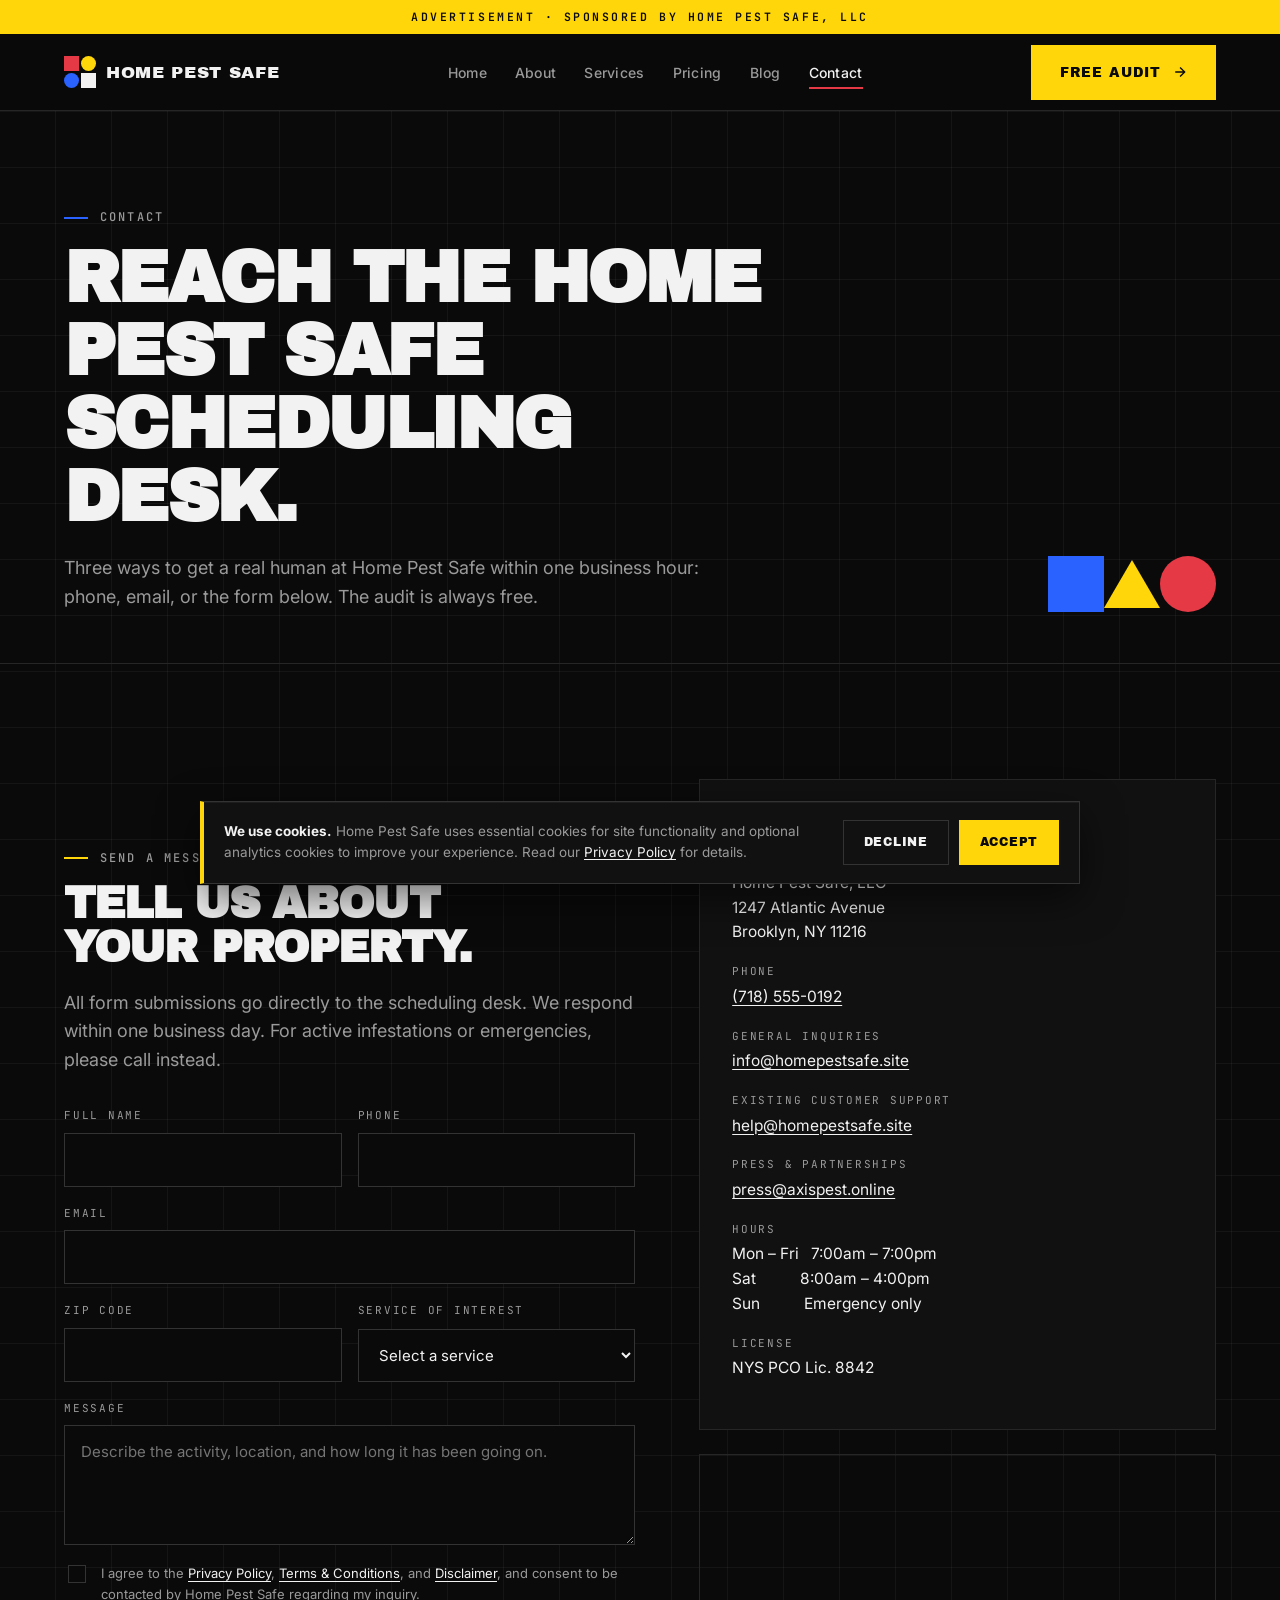
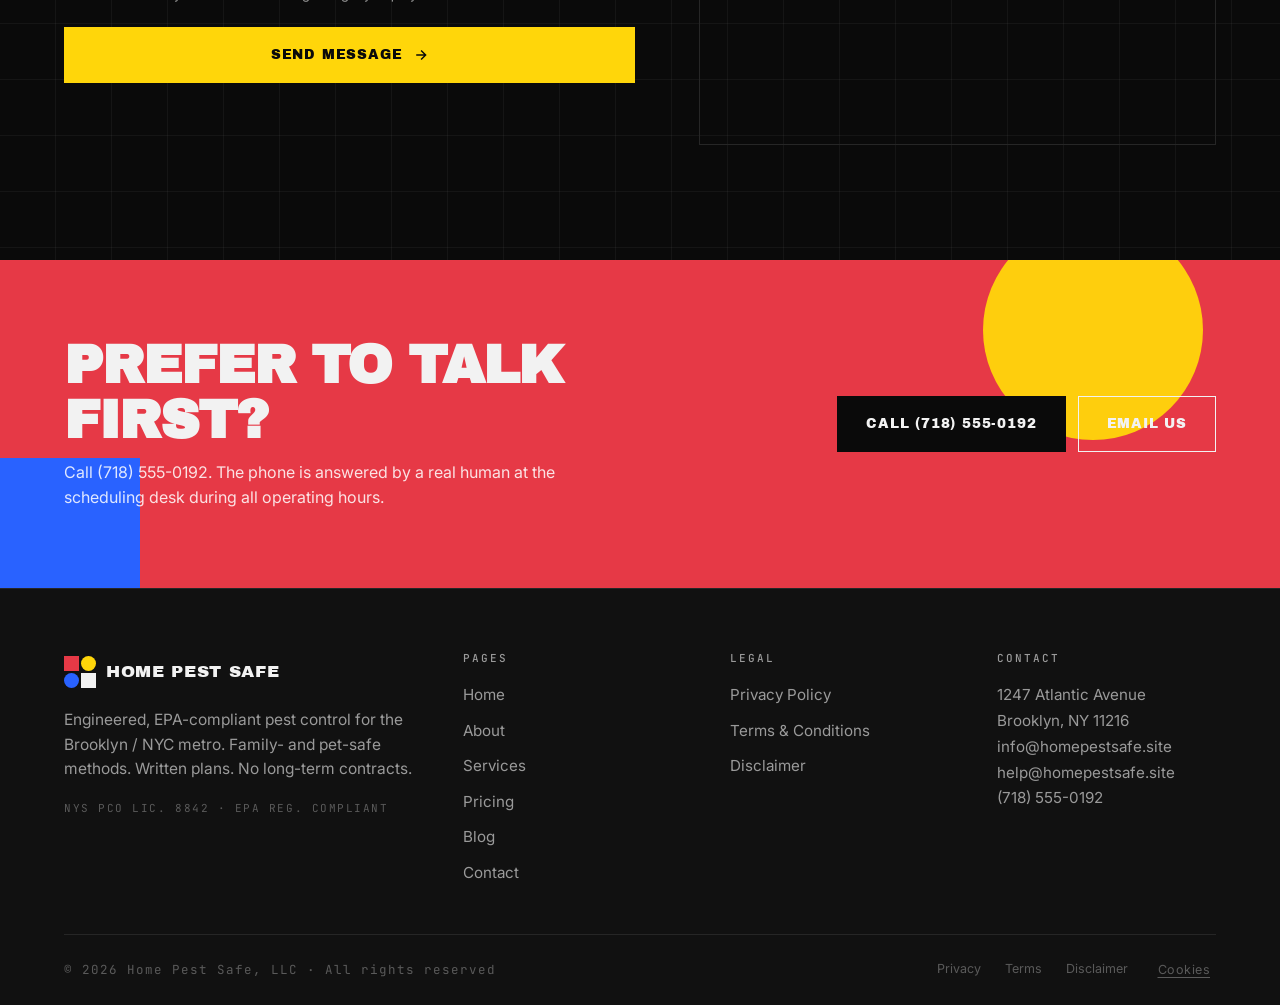
<file: contact.html>
<!doctype html>
<html lang="en">
<head>
  <meta charset="utf-8">
  <meta name="viewport" content="width=device-width, initial-scale=1, viewport-fit=cover">
  <title>Contact Home Pest Safe — Brooklyn, NY</title>
  <meta name="description" content="Reach Home Pest Safe at info@homepestsafe.site or (718) 555-0192. Office: 1247 Atlantic Avenue, Brooklyn, NY 11216. Free perimeter audits across the NYC metro.">
  <meta name="theme-color" content="#0a0a0a">
  <link rel="preconnect" href="https://fonts.googleapis.com">
  <link rel="preconnect" href="https://fonts.gstatic.com" crossorigin>
  <link href="https://fonts.googleapis.com/css2?family=Archivo+Black&family=Archivo:wght@400;500;600;700;800;900&family=Inter:wght@400;500;600;700&family=JetBrains+Mono:wght@400;500;600;700&display=swap" rel="stylesheet">
  <link rel="stylesheet" href="assets/css/styles.css">
  <link rel="icon" href="data:image/svg+xml,%3Csvg xmlns='http://www.w3.org/2000/svg' viewBox='0 0 32 32'%3E%3Crect width='15' height='15' fill='%23e63946'/%3E%3Crect x='17' width='15' height='15' fill='%23ffd60a' rx='7.5'/%3E%3Crect y='17' width='15' height='15' fill='%232962ff' rx='7.5'/%3E%3Crect x='17' y='17' width='15' height='15' fill='%23f2f2f2'/%3E%3C/svg%3E">
  <script>document.documentElement.classList.add('js')</script>
</head>
<body>
  <a href="#main" class="skip">Skip to main content</a>
  <div class="sponsored" role="note" aria-label="Sponsored content disclosure">Advertisement &middot; Sponsored by Home Pest Safe, LLC</div>

  <header class="site-header">
    <div class="container">
      <nav class="nav" aria-label="Primary">
        <a class="brand" href="index.html"><span class="brand__mark" aria-hidden="true"><span></span><span></span><span></span><span></span></span>Home Pest Safe</a>
        <ul class="nav__links" data-nav-links id="primary-menu">
          <li><a href="index.html">Home</a></li>
          <li><a href="about.html">About</a></li>
          <li><a href="services.html">Services</a></li>
          <li><a href="pricing.html">Pricing</a></li>
          <li><a href="blog.html">Blog</a></li>
          <li><a href="contact.html" aria-current="page">Contact</a></li>
        </ul>
        <div class="nav__cta">
          <a href="#" class="btn btn--primary" data-modal-open>Free Audit
            <svg class="arrow" viewBox="0 0 24 24" fill="none" stroke="currentColor" stroke-width="2.4"><path d="M5 12h14M13 5l7 7-7 7" stroke-linecap="square"/></svg>
          </a>
          <button class="nav__toggle" data-nav-toggle aria-controls="primary-menu" aria-expanded="false" aria-label="Open menu"><span></span></button>
        </div>
      </nav>
    </div>
  </header>

  <main id="main">

    <section class="page-head">
      <div class="container">
        <div class="page-head__inner">
          <div data-reveal>
            <span class="eyebrow is-blue">Contact</span>
            <h1>Reach the Home Pest Safe<br>scheduling desk.</h1>
            <p class="lead" style="margin-top:20px">Three ways to get a real human at Home Pest Safe within one business hour: phone, email, or the form below. The audit is always free.</p>
          </div>
          <div class="page-head__deco" aria-hidden="true">
            <span class="s-blue"></span>
            <span class="s-yellow"></span>
            <span class="s-red"></span>
          </div>
        </div>
      </div>
    </section>

    <section class="section">
      <div class="container">
        <div class="split" data-reveal>
          <!-- Form -->
          <div>
            <span class="eyebrow is-yellow">Send a message</span>
            <h2 style="margin-top:14px">Tell us about<br>your property.</h2>
            <p class="lead" style="margin-top:18px">All form submissions go directly to the scheduling desk. We respond within one business day. For active infestations or emergencies, please call instead.</p>

            <form data-contact-form novalidate style="margin-top:32px">
              <div class="field--row">
                <div class="field"><label for="cf-name">Full name</label><input id="cf-name" type="text" name="name" autocomplete="name" required></div>
                <div class="field"><label for="cf-phone">Phone</label><input id="cf-phone" type="tel" name="phone" autocomplete="tel" required></div>
              </div>
              <div class="field"><label for="cf-email">Email</label><input id="cf-email" type="email" name="email" autocomplete="email" required></div>
              <div class="field--row">
                <div class="field"><label for="cf-zip">ZIP code</label><input id="cf-zip" type="text" name="zip" inputmode="numeric" pattern="[0-9]{5}" autocomplete="postal-code" required></div>
                <div class="field"><label for="cf-service">Service of interest</label>
                  <select id="cf-service" name="service" required>
                    <option value="">Select a service</option>
                    <option>General inquiry</option>
                    <option>Free audit</option>
                    <option>Essential plan</option>
                    <option>Defense plan</option>
                    <option>Total Shield plan</option>
                    <option>Termite inspection</option>
                    <option>Rodent exclusion</option>
                    <option>Mosquito &amp; tick</option>
                    <option>Commercial programs</option>
                    <option>Existing customer support</option>
                  </select>
                </div>
              </div>
              <div class="field"><label for="cf-msg">Message</label><textarea id="cf-msg" name="message" placeholder="Describe the activity, location, and how long it has been going on." required></textarea></div>

              <label class="consent"><input type="checkbox" name="consent" required>
                <span>I agree to the <a href="privacy.html">Privacy Policy</a>, <a href="terms.html">Terms &amp; Conditions</a>, and <a href="disclaimer.html">Disclaimer</a>, and consent to be contacted by Home Pest Safe regarding my inquiry.</span>
              </label>

              <button type="submit" class="btn btn--primary btn--block">Send Message
                <svg class="arrow" viewBox="0 0 24 24" fill="none" stroke="currentColor" stroke-width="2.4"><path d="M5 12h14M13 5l7 7-7 7" stroke-linecap="square"/></svg>
              </button>
              <div class="form-status" role="status" aria-live="polite"></div>
            </form>
          </div>

          <!-- Info side -->
          <div style="display:grid; gap:24px">
            <div class="info-card">
              <h3>Office &amp; mailing address</h3>
              <dl>
                <div>
                  <dt>Address</dt>
                  <dd>
                    Home Pest Safe, LLC<br>
                    1247 Atlantic Avenue<br>
                    Brooklyn, NY 11216
                  </dd>
                </div>
                <div>
                  <dt>Phone</dt>
                  <dd><a href="tel:+17185550192">(718) 555-0192</a></dd>
                </div>
                <div>
                  <dt>General inquiries</dt>
                  <dd><a href="mailto:info@homepestsafe.site">info@homepestsafe.site</a></dd>
                </div>
                <div>
                  <dt>Existing customer support</dt>
                  <dd><a href="mailto:help@homepestsafe.site">help@homepestsafe.site</a></dd>
                </div>
                <div>
                  <dt>Press &amp; partnerships</dt>
                  <dd><a href="mailto:press@axispest.online">press@axispest.online</a></dd>
                </div>
                <div>
                  <dt>Hours</dt>
                  <dd>
                    Mon – Fri &nbsp; 7:00am – 7:00pm<br>
                    Sat &nbsp;&nbsp;&nbsp;&nbsp;&nbsp;&nbsp;&nbsp;&nbsp;&nbsp; 8:00am – 4:00pm<br>
                    Sun &nbsp;&nbsp;&nbsp;&nbsp;&nbsp;&nbsp;&nbsp;&nbsp;&nbsp; Emergency only
                  </dd>
                </div>
                <div>
                  <dt>License</dt>
                  <dd>NYS PCO Lic. 8842</dd>
                </div>
              </dl>
            </div>

            <div class="map" aria-label="Map of Home Pest Safe office">
              <iframe
                title="Home Pest Safe office location map"
                loading="lazy"
                src="https://www.openstreetmap.org/export/embed.html?bbox=-73.96000%2C40.67500%2C-73.93500%2C40.69000&amp;layer=mapnik&amp;marker=40.68250%2C-73.94750"
                allowfullscreen></iframe>
            </div>
          </div>
        </div>
      </div>
    </section>

    <section class="cta-banner" data-reveal>
      <div class="container cta-banner__inner">
        <div>
          <h2>Prefer to talk first?</h2>
          <p>Call (718) 555-0192. The phone is answered by a real human at the scheduling desk during all operating hours.</p>
        </div>
        <div class="cta-banner__actions">
          <a href="tel:+17185550192" class="btn btn--primary">Call (718) 555-0192</a>
          <a href="mailto:info@homepestsafe.site" class="btn btn--ghost">Email Us</a>
        </div>
      </div>
    </section>
  </main>

  <footer class="site-footer">
    <div class="container">
      <div class="footer__grid">
        <div class="footer__brand">
          <a class="brand" href="index.html"><span class="brand__mark" aria-hidden="true"><span></span><span></span><span></span><span></span></span>Home Pest Safe</a>
          <p class="lead">Engineered, EPA-compliant pest control for the Brooklyn / NYC metro. Family- and pet-safe methods. Written plans. No long-term contracts.</p>
          <p class="mono" style="font-size:11px;color:var(--text-dim);letter-spacing:0.14em;text-transform:uppercase;margin-top:18px">NYS PCO Lic. 8842 &middot; EPA Reg. Compliant</p>
        </div>
        <div class="footer__col"><h4>Pages</h4><ul><li><a href="index.html">Home</a></li><li><a href="about.html">About</a></li><li><a href="services.html">Services</a></li><li><a href="pricing.html">Pricing</a></li><li><a href="blog.html">Blog</a></li><li><a href="contact.html">Contact</a></li></ul></div>
        <div class="footer__col"><h4>Legal</h4><ul><li><a href="privacy.html">Privacy Policy</a></li><li><a href="terms.html">Terms &amp; Conditions</a></li><li><a href="disclaimer.html">Disclaimer</a></li> </ul></div>
        <div class="footer__col"><h4>Contact</h4><address>1247 Atlantic Avenue<br>Brooklyn, NY 11216<br><a href="mailto:info@homepestsafe.site">info@homepestsafe.site</a><br><a href="mailto:help@homepestsafe.site">help@homepestsafe.site</a><br><a href="tel:+17185550192">(718) 555-0192</a></address></div>
      </div>
      <div class="footer__bottom">
        <span class="mono">© <span data-year>2026</span> Home Pest Safe, LLC &middot; All rights reserved</span>
        <div class="footer__legal"><a href="privacy.html">Privacy</a><a href="terms.html">Terms</a><a href="disclaimer.html">Disclaimer</a><button type="button" data-cookies-open>Cookies</button></div>
      </div>
    </div>
  </footer>

  <div class="modal" data-modal role="dialog" aria-modal="true" aria-labelledby="modal-title" aria-hidden="true">
    <div class="modal__panel" role="document">
      <span class="modal__shapes" aria-hidden="true"><span></span><span></span><span></span></span>
      <button class="modal__close" type="button" data-modal-close aria-label="Close form"></button>
      <span class="eyebrow is-yellow">Request a free audit</span>
      <h3 id="modal-title">Tell us about the property.</h3>
      <p class="modal__sub">A licensed technician will follow up within one business hour during operating hours.</p>
      <form novalidate>
        <div class="field--row">
          <div class="field"><label for="lf-name">Full name</label><input id="lf-name" type="text" name="name" autocomplete="name" required></div>
          <div class="field"><label for="lf-phone">Phone</label><input id="lf-phone" type="tel" name="phone" autocomplete="tel" required></div>
        </div>
        <div class="field"><label for="lf-email">Email</label><input id="lf-email" type="email" name="email" autocomplete="email" required></div>
        <div class="field"><label for="lf-zip">ZIP code</label><input id="lf-zip" type="text" name="zip" inputmode="numeric" pattern="[0-9]{5}" autocomplete="postal-code" required></div>
        <div class="field"><label for="lf-service">Service of interest</label>
          <select id="lf-service" name="service" required>
            <option value="">Select a service</option>
            <option>Free Audit</option><option>Essential</option><option>Defense</option><option>Total Shield</option>
            <option>Termite Inspection</option><option>Rodent Exclusion</option><option>Mosquito &amp; Tick</option><option>Commercial Programs</option>
          </select>
        </div>
        <div class="field"><label for="lf-msg">Briefly, what are you seeing?</label><textarea id="lf-msg" name="message" placeholder="Describe the activity, location, and how long it has been going on."></textarea></div>
        <label class="consent"><input type="checkbox" name="consent" required>
          <span>I agree to the <a href="privacy.html">Privacy Policy</a> and <a href="terms.html">Terms &amp; Conditions</a>, and consent to be contacted by Home Pest Safe regarding my inquiry.</span>
        </label>
        <button type="submit" class="btn btn--primary btn--block">Submit Request
          <svg class="arrow" viewBox="0 0 24 24" fill="none" stroke="currentColor" stroke-width="2.4"><path d="M5 12h14M13 5l7 7-7 7" stroke-linecap="square"/></svg>
        </button>
        <div class="form-status" role="status" aria-live="polite"></div>
      </form>
    </div>
  </div>

  <div class="cookies" data-cookies role="dialog" aria-label="Cookie preferences">
    <p><strong>We use cookies.</strong> Home Pest Safe uses essential cookies for site functionality and optional analytics cookies to improve your experience. Read our <a href="privacy.html">Privacy Policy</a> for details.</p>
    <div class="cookies__actions">
      <button class="btn btn--ghost" type="button" data-cookies-decline>Decline</button>
      <button class="btn btn--primary" type="button" data-cookies-accept>Accept</button>
    </div>
  </div>

  <script src="assets/data/blog-data.js"></script>
  <script src="assets/js/site.js"></script>
</body>
</html>
</file>
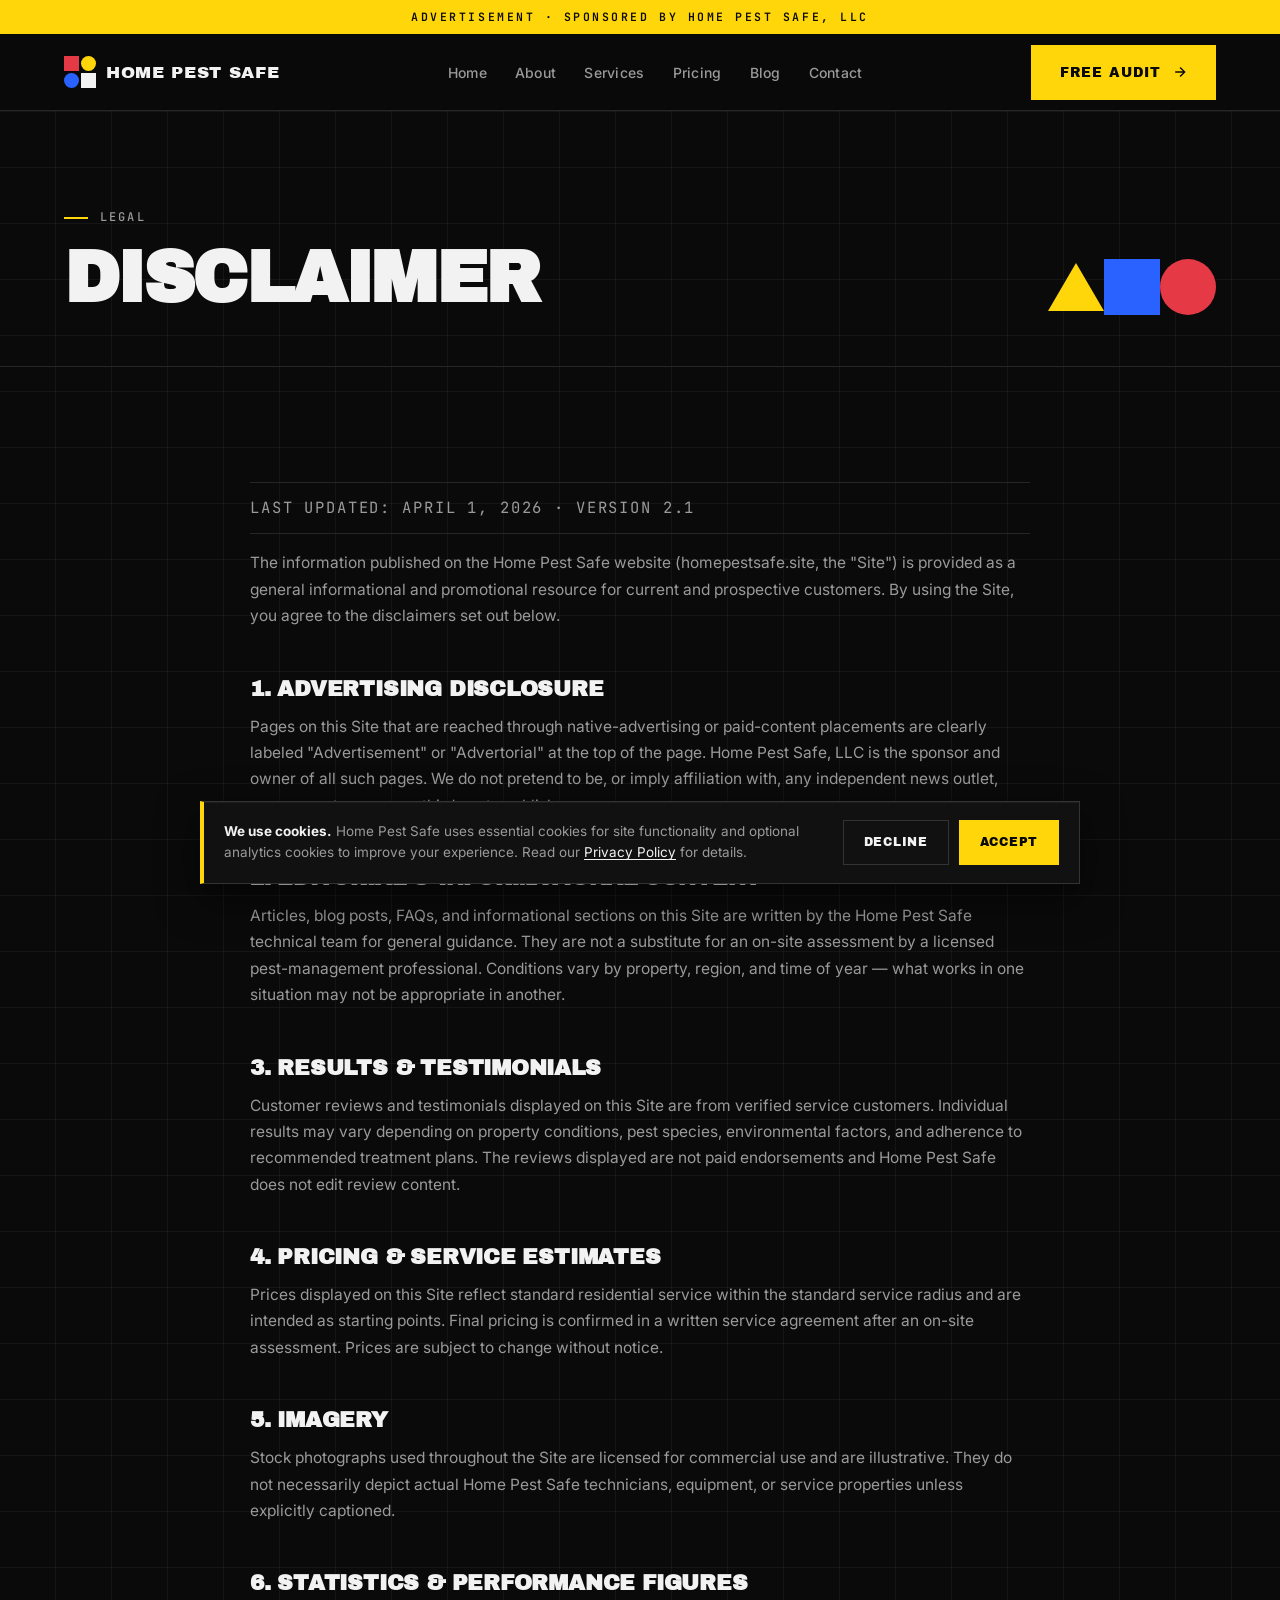
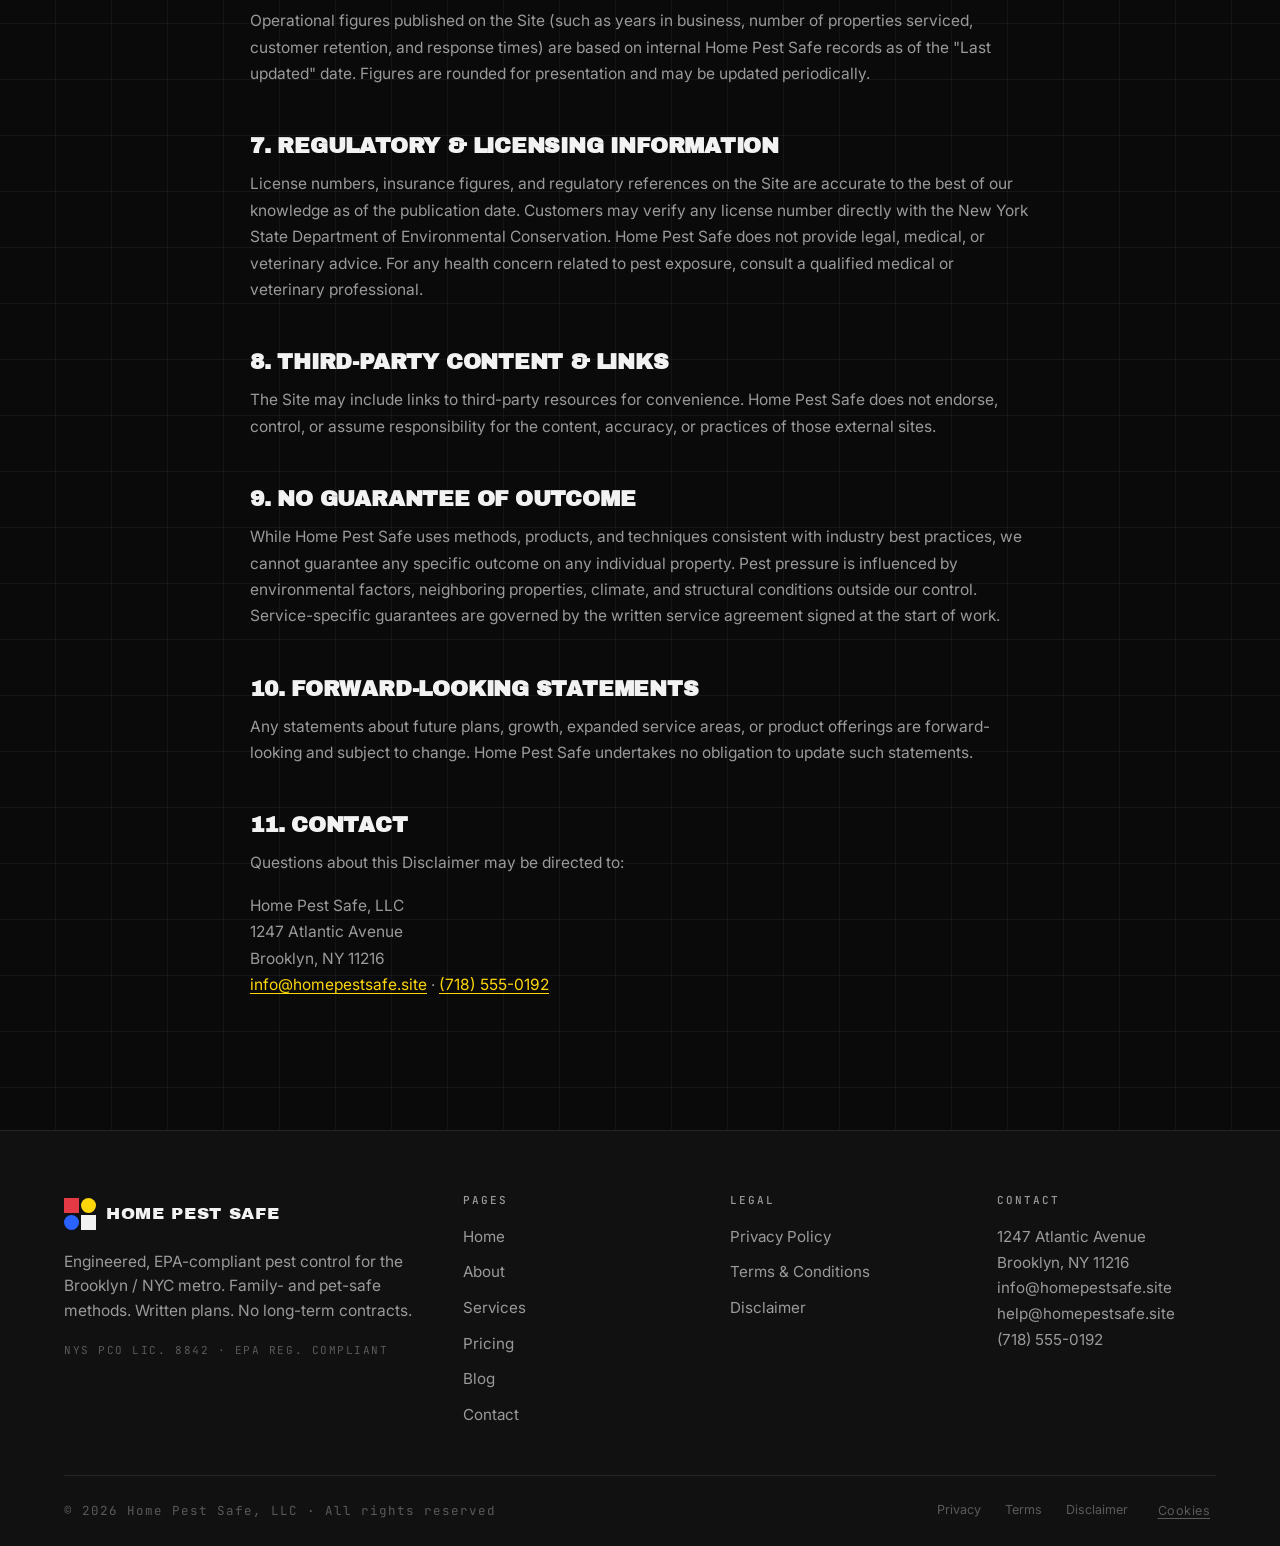
<file: disclaimer.html>
<!doctype html>
<html lang="en">
<head>
  <meta charset="utf-8">
  <meta name="viewport" content="width=device-width, initial-scale=1, viewport-fit=cover">
  <title>Disclaimer — Home Pest Safe</title>
  <meta name="description" content="Editorial, results, and advertising disclaimers for the Home Pest Safe website.">
  <meta name="robots" content="noindex, nofollow">
  <meta name="theme-color" content="#0a0a0a">
  <link rel="preconnect" href="https://fonts.googleapis.com">
  <link rel="preconnect" href="https://fonts.gstatic.com" crossorigin>
  <link href="https://fonts.googleapis.com/css2?family=Archivo+Black&family=Archivo:wght@400;500;600;700;800;900&family=Inter:wght@400;500;600;700&family=JetBrains+Mono:wght@400;500;600;700&display=swap" rel="stylesheet">
  <link rel="stylesheet" href="assets/css/styles.css">
  <link rel="icon" href="data:image/svg+xml,%3Csvg xmlns='http://www.w3.org/2000/svg' viewBox='0 0 32 32'%3E%3Crect width='15' height='15' fill='%23e63946'/%3E%3Crect x='17' width='15' height='15' fill='%23ffd60a' rx='7.5'/%3E%3Crect y='17' width='15' height='15' fill='%232962ff' rx='7.5'/%3E%3Crect x='17' y='17' width='15' height='15' fill='%23f2f2f2'/%3E%3C/svg%3E">
  <script>document.documentElement.classList.add('js')</script>
</head>
<body>
  <a href="#main" class="skip">Skip to main content</a>
  <div class="sponsored" role="note" aria-label="Sponsored content disclosure">Advertisement &middot; Sponsored by Home Pest Safe, LLC</div>

  <header class="site-header">
    <div class="container">
      <nav class="nav" aria-label="Primary">
        <a class="brand" href="index.html"><span class="brand__mark" aria-hidden="true"><span></span><span></span><span></span><span></span></span>Home Pest Safe</a>
        <ul class="nav__links" data-nav-links id="primary-menu">
          <li><a href="index.html">Home</a></li>
          <li><a href="about.html">About</a></li>
          <li><a href="services.html">Services</a></li>
          <li><a href="pricing.html">Pricing</a></li>
          <li><a href="blog.html">Blog</a></li>
          <li><a href="contact.html">Contact</a></li>
        </ul>
        <div class="nav__cta">
          <a href="#" class="btn btn--primary" data-modal-open>Free Audit
            <svg class="arrow" viewBox="0 0 24 24" fill="none" stroke="currentColor" stroke-width="2.4"><path d="M5 12h14M13 5l7 7-7 7" stroke-linecap="square"/></svg>
          </a>
          <button class="nav__toggle" data-nav-toggle aria-controls="primary-menu" aria-expanded="false" aria-label="Open menu"><span></span></button>
        </div>
      </nav>
    </div>
  </header>

  <main id="main">

    <section class="page-head">
      <div class="container">
        <div class="page-head__inner">
          <div data-reveal>
            <span class="eyebrow is-yellow">Legal</span>
            <h1>Disclaimer</h1>
          </div>
          <div class="page-head__deco" aria-hidden="true">
            <span class="s-yellow"></span>
            <span class="s-blue"></span>
            <span class="s-red"></span>
          </div>
        </div>
      </div>
    </section>

    <section class="section">
      <div class="container">
        <div class="legal" data-reveal>
          <p class="legal__updated">Last updated: April 1, 2026 &middot; Version 2.1</p>

          <p>The information published on the Home Pest Safe website (homepestsafe.site, the "Site") is provided as a general informational and promotional resource for current and prospective customers. By using the Site, you agree to the disclaimers set out below.</p>

          <h2>1. Advertising disclosure</h2>
          <p>Pages on this Site that are reached through native-advertising or paid-content placements are clearly labeled "Advertisement" or "Advertorial" at the top of the page. Home Pest Safe, LLC is the sponsor and owner of all such pages. We do not pretend to be, or imply affiliation with, any independent news outlet, government agency, or third-party publisher.</p>

          <h2>2. Editorial &amp; informational content</h2>
          <p>Articles, blog posts, FAQs, and informational sections on this Site are written by the Home Pest Safe technical team for general guidance. They are not a substitute for an on-site assessment by a licensed pest-management professional. Conditions vary by property, region, and time of year — what works in one situation may not be appropriate in another.</p>

          <h2>3. Results &amp; testimonials</h2>
          <p>Customer reviews and testimonials displayed on this Site are from verified service customers. Individual results may vary depending on property conditions, pest species, environmental factors, and adherence to recommended treatment plans. The reviews displayed are not paid endorsements and Home Pest Safe does not edit review content.</p>

          <h2>4. Pricing &amp; service estimates</h2>
          <p>Prices displayed on this Site reflect standard residential service within the standard service radius and are intended as starting points. Final pricing is confirmed in a written service agreement after an on-site assessment. Prices are subject to change without notice.</p>

          <h2>5. Imagery</h2>
          <p>Stock photographs used throughout the Site are licensed for commercial use and are illustrative. They do not necessarily depict actual Home Pest Safe technicians, equipment, or service properties unless explicitly captioned.</p>

          <h2>6. Statistics &amp; performance figures</h2>
          <p>Operational figures published on the Site (such as years in business, number of properties serviced, customer retention, and response times) are based on internal Home Pest Safe records as of the "Last updated" date. Figures are rounded for presentation and may be updated periodically.</p>

          <h2>7. Regulatory &amp; licensing information</h2>
          <p>License numbers, insurance figures, and regulatory references on the Site are accurate to the best of our knowledge as of the publication date. Customers may verify any license number directly with the New York State Department of Environmental Conservation. Home Pest Safe does not provide legal, medical, or veterinary advice. For any health concern related to pest exposure, consult a qualified medical or veterinary professional.</p>

          <h2>8. Third-party content &amp; links</h2>
          <p>The Site may include links to third-party resources for convenience. Home Pest Safe does not endorse, control, or assume responsibility for the content, accuracy, or practices of those external sites.</p>

          <h2>9. No guarantee of outcome</h2>
          <p>While Home Pest Safe uses methods, products, and techniques consistent with industry best practices, we cannot guarantee any specific outcome on any individual property. Pest pressure is influenced by environmental factors, neighboring properties, climate, and structural conditions outside our control. Service-specific guarantees are governed by the written service agreement signed at the start of work.</p>

          <h2>10. Forward-looking statements</h2>
          <p>Any statements about future plans, growth, expanded service areas, or product offerings are forward-looking and subject to change. Home Pest Safe undertakes no obligation to update such statements.</p>

          <h2>11. Contact</h2>
          <p>Questions about this Disclaimer may be directed to:</p>
          <p>
            Home Pest Safe, LLC<br>
            1247 Atlantic Avenue<br>
            Brooklyn, NY 11216<br>
            <a href="mailto:info@homepestsafe.site">info@homepestsafe.site</a> &middot; <a href="tel:+17185550192">(718) 555-0192</a>
          </p>
        </div>
      </div>
    </section>
  </main>

  <footer class="site-footer">
    <div class="container">
      <div class="footer__grid">
        <div class="footer__brand">
          <a class="brand" href="index.html"><span class="brand__mark" aria-hidden="true"><span></span><span></span><span></span><span></span></span>Home Pest Safe</a>
          <p class="lead">Engineered, EPA-compliant pest control for the Brooklyn / NYC metro. Family- and pet-safe methods. Written plans. No long-term contracts.</p>
          <p class="mono" style="font-size:11px;color:var(--text-dim);letter-spacing:0.14em;text-transform:uppercase;margin-top:18px">NYS PCO Lic. 8842 &middot; EPA Reg. Compliant</p>
        </div>
        <div class="footer__col"><h4>Pages</h4><ul><li><a href="index.html">Home</a></li><li><a href="about.html">About</a></li><li><a href="services.html">Services</a></li><li><a href="pricing.html">Pricing</a></li><li><a href="blog.html">Blog</a></li><li><a href="contact.html">Contact</a></li></ul></div>
        <div class="footer__col"><h4>Legal</h4><ul><li><a href="privacy.html">Privacy Policy</a></li><li><a href="terms.html">Terms &amp; Conditions</a></li><li><a href="disclaimer.html">Disclaimer</a></li> </ul></div>
        <div class="footer__col"><h4>Contact</h4><address>1247 Atlantic Avenue<br>Brooklyn, NY 11216<br><a href="mailto:info@homepestsafe.site">info@homepestsafe.site</a><br><a href="mailto:help@homepestsafe.site">help@homepestsafe.site</a><br><a href="tel:+17185550192">(718) 555-0192</a></address></div>
      </div>
      <div class="footer__bottom">
        <span class="mono">© <span data-year>2026</span> Home Pest Safe, LLC &middot; All rights reserved</span>
        <div class="footer__legal"><a href="privacy.html">Privacy</a><a href="terms.html">Terms</a><a href="disclaimer.html">Disclaimer</a><button type="button" data-cookies-open>Cookies</button></div>
      </div>
    </div>
  </footer>

  <div class="modal" data-modal role="dialog" aria-modal="true" aria-labelledby="modal-title" aria-hidden="true">
    <div class="modal__panel" role="document">
      <span class="modal__shapes" aria-hidden="true"><span></span><span></span><span></span></span>
      <button class="modal__close" type="button" data-modal-close aria-label="Close form"></button>
      <span class="eyebrow is-yellow">Request a free audit</span>
      <h3 id="modal-title">Tell us about the property.</h3>
      <p class="modal__sub">A licensed technician will follow up within one business hour during operating hours.</p>
      <form novalidate>
        <div class="field--row">
          <div class="field"><label for="lf-name">Full name</label><input id="lf-name" type="text" name="name" autocomplete="name" required></div>
          <div class="field"><label for="lf-phone">Phone</label><input id="lf-phone" type="tel" name="phone" autocomplete="tel" required></div>
        </div>
        <div class="field"><label for="lf-email">Email</label><input id="lf-email" type="email" name="email" autocomplete="email" required></div>
        <div class="field"><label for="lf-zip">ZIP code</label><input id="lf-zip" type="text" name="zip" inputmode="numeric" pattern="[0-9]{5}" autocomplete="postal-code" required></div>
        <div class="field"><label for="lf-service">Service of interest</label>
          <select id="lf-service" name="service" required>
            <option value="">Select a service</option>
            <option>Free Audit</option><option>Essential</option><option>Defense</option><option>Total Shield</option>
            <option>Termite Inspection</option><option>Rodent Exclusion</option><option>Mosquito &amp; Tick</option><option>Commercial Programs</option>
          </select>
        </div>
        <div class="field"><label for="lf-msg">Briefly, what are you seeing?</label><textarea id="lf-msg" name="message" placeholder="Describe the activity, location, and how long it has been going on."></textarea></div>
        <label class="consent"><input type="checkbox" name="consent" required>
          <span>I agree to the <a href="privacy.html">Privacy Policy</a> and <a href="terms.html">Terms &amp; Conditions</a>, and consent to be contacted by Home Pest Safe regarding my inquiry.</span>
        </label>
        <button type="submit" class="btn btn--primary btn--block">Submit Request
          <svg class="arrow" viewBox="0 0 24 24" fill="none" stroke="currentColor" stroke-width="2.4"><path d="M5 12h14M13 5l7 7-7 7" stroke-linecap="square"/></svg>
        </button>
        <div class="form-status" role="status" aria-live="polite"></div>
      </form>
    </div>
  </div>

  <div class="cookies" data-cookies role="dialog" aria-label="Cookie preferences">
    <p><strong>We use cookies.</strong> Home Pest Safe uses essential cookies for site functionality and optional analytics cookies to improve your experience. Read our <a href="privacy.html">Privacy Policy</a> for details.</p>
    <div class="cookies__actions">
      <button class="btn btn--ghost" type="button" data-cookies-decline>Decline</button>
      <button class="btn btn--primary" type="button" data-cookies-accept>Accept</button>
    </div>
  </div>

  <script src="assets/data/blog-data.js"></script>
  <script src="assets/js/site.js"></script>
</body>
</html>
</file>
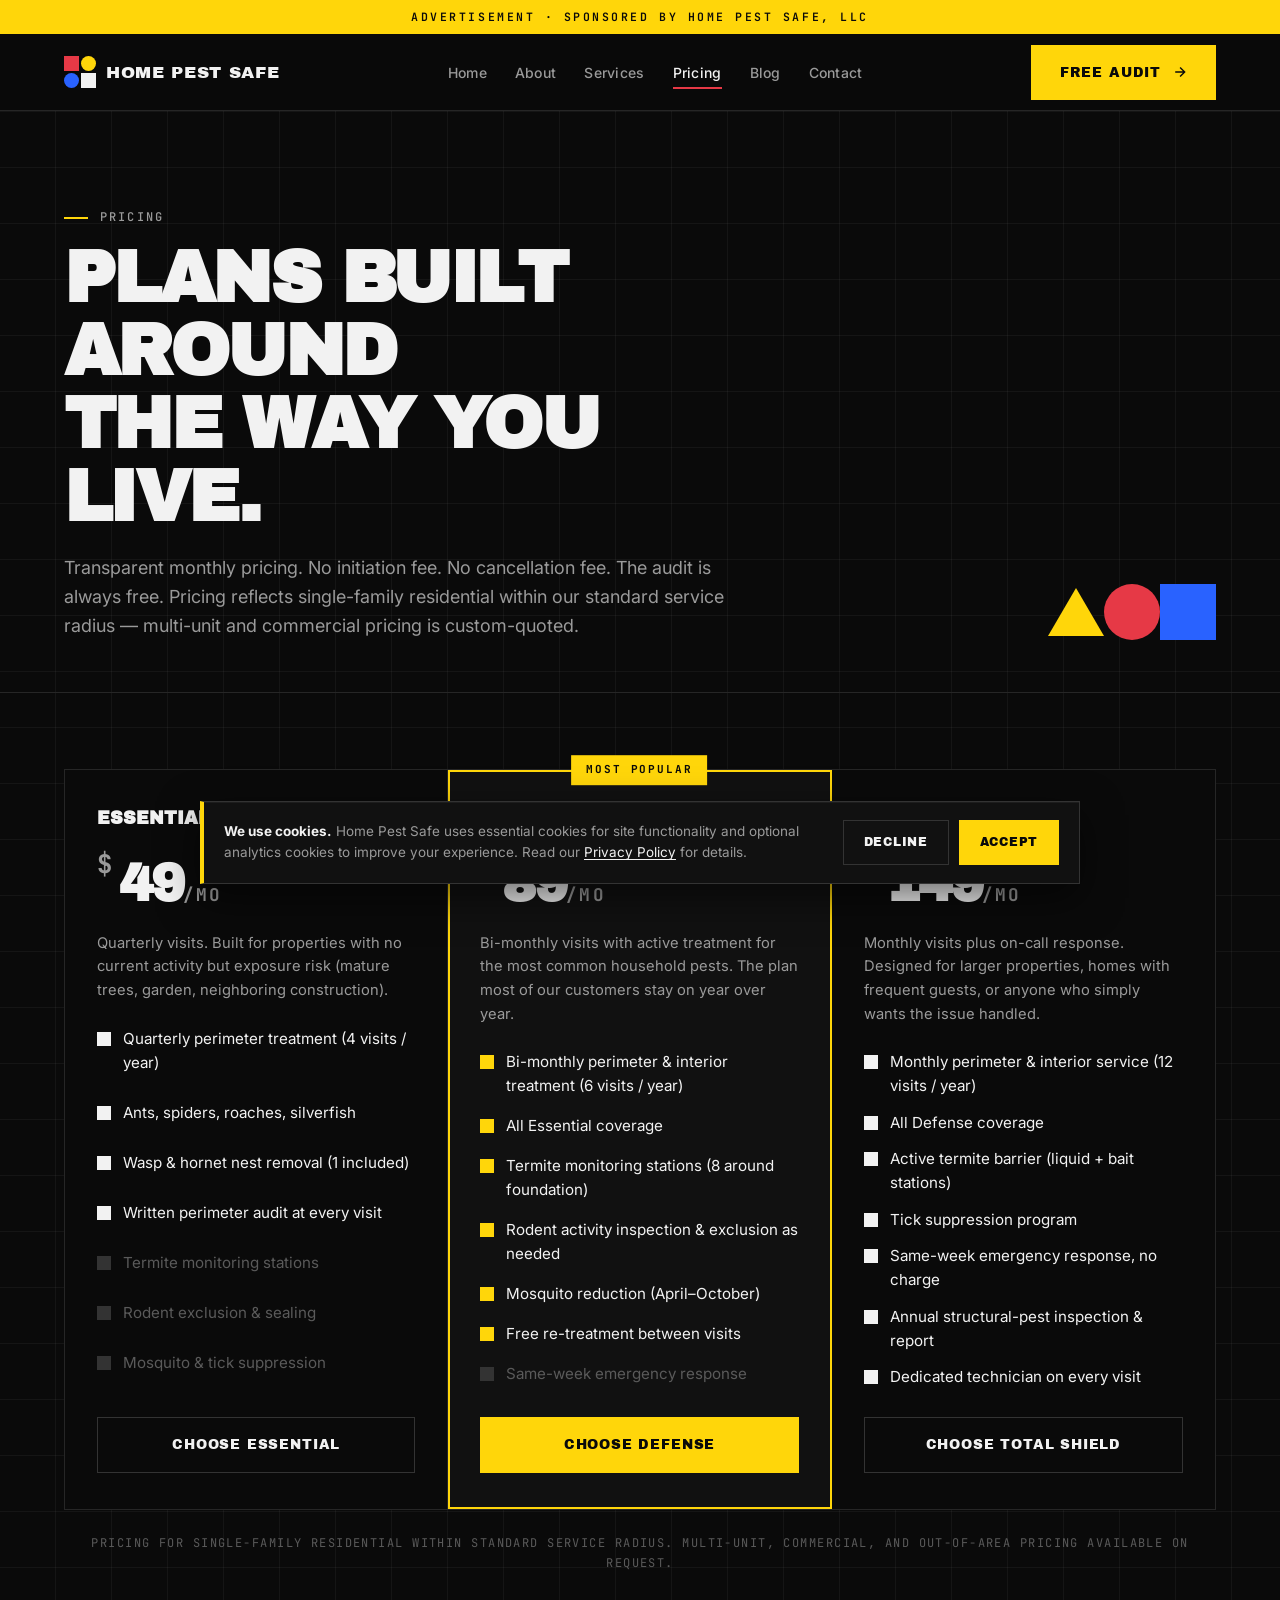
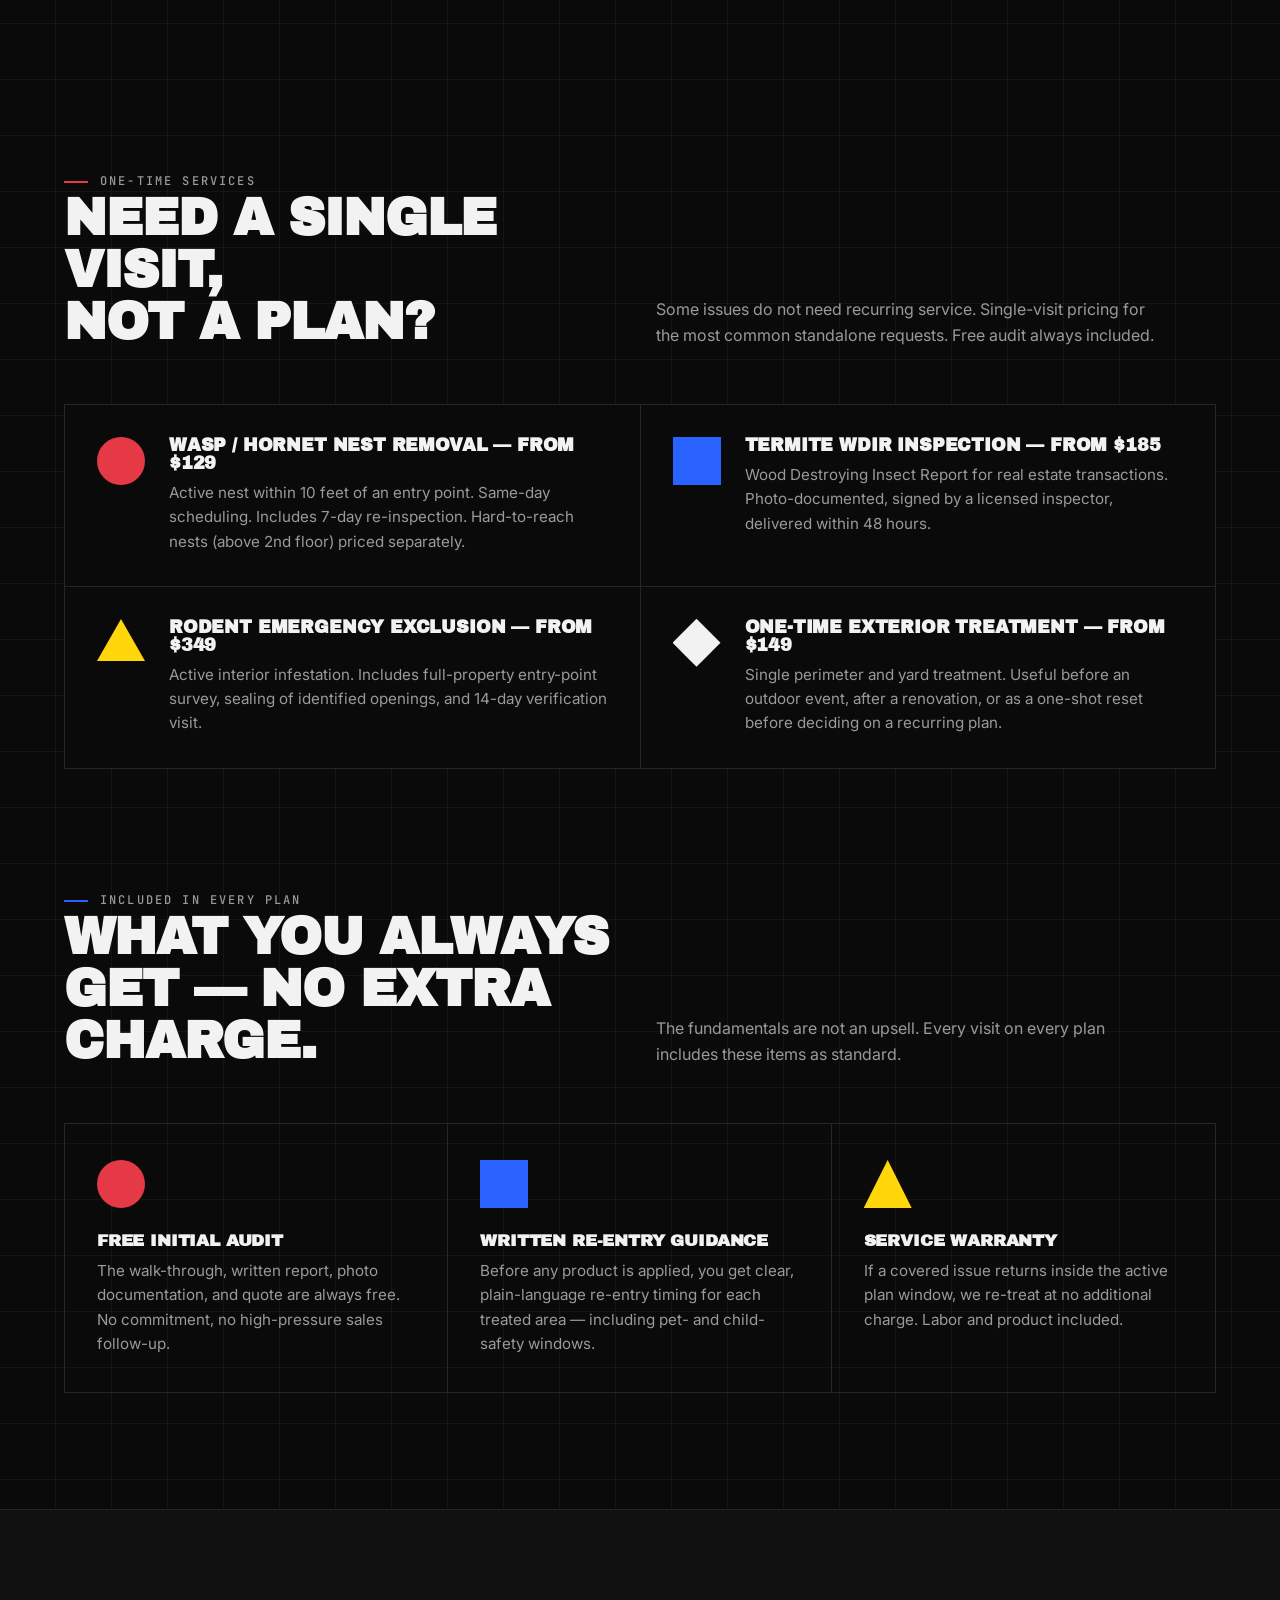
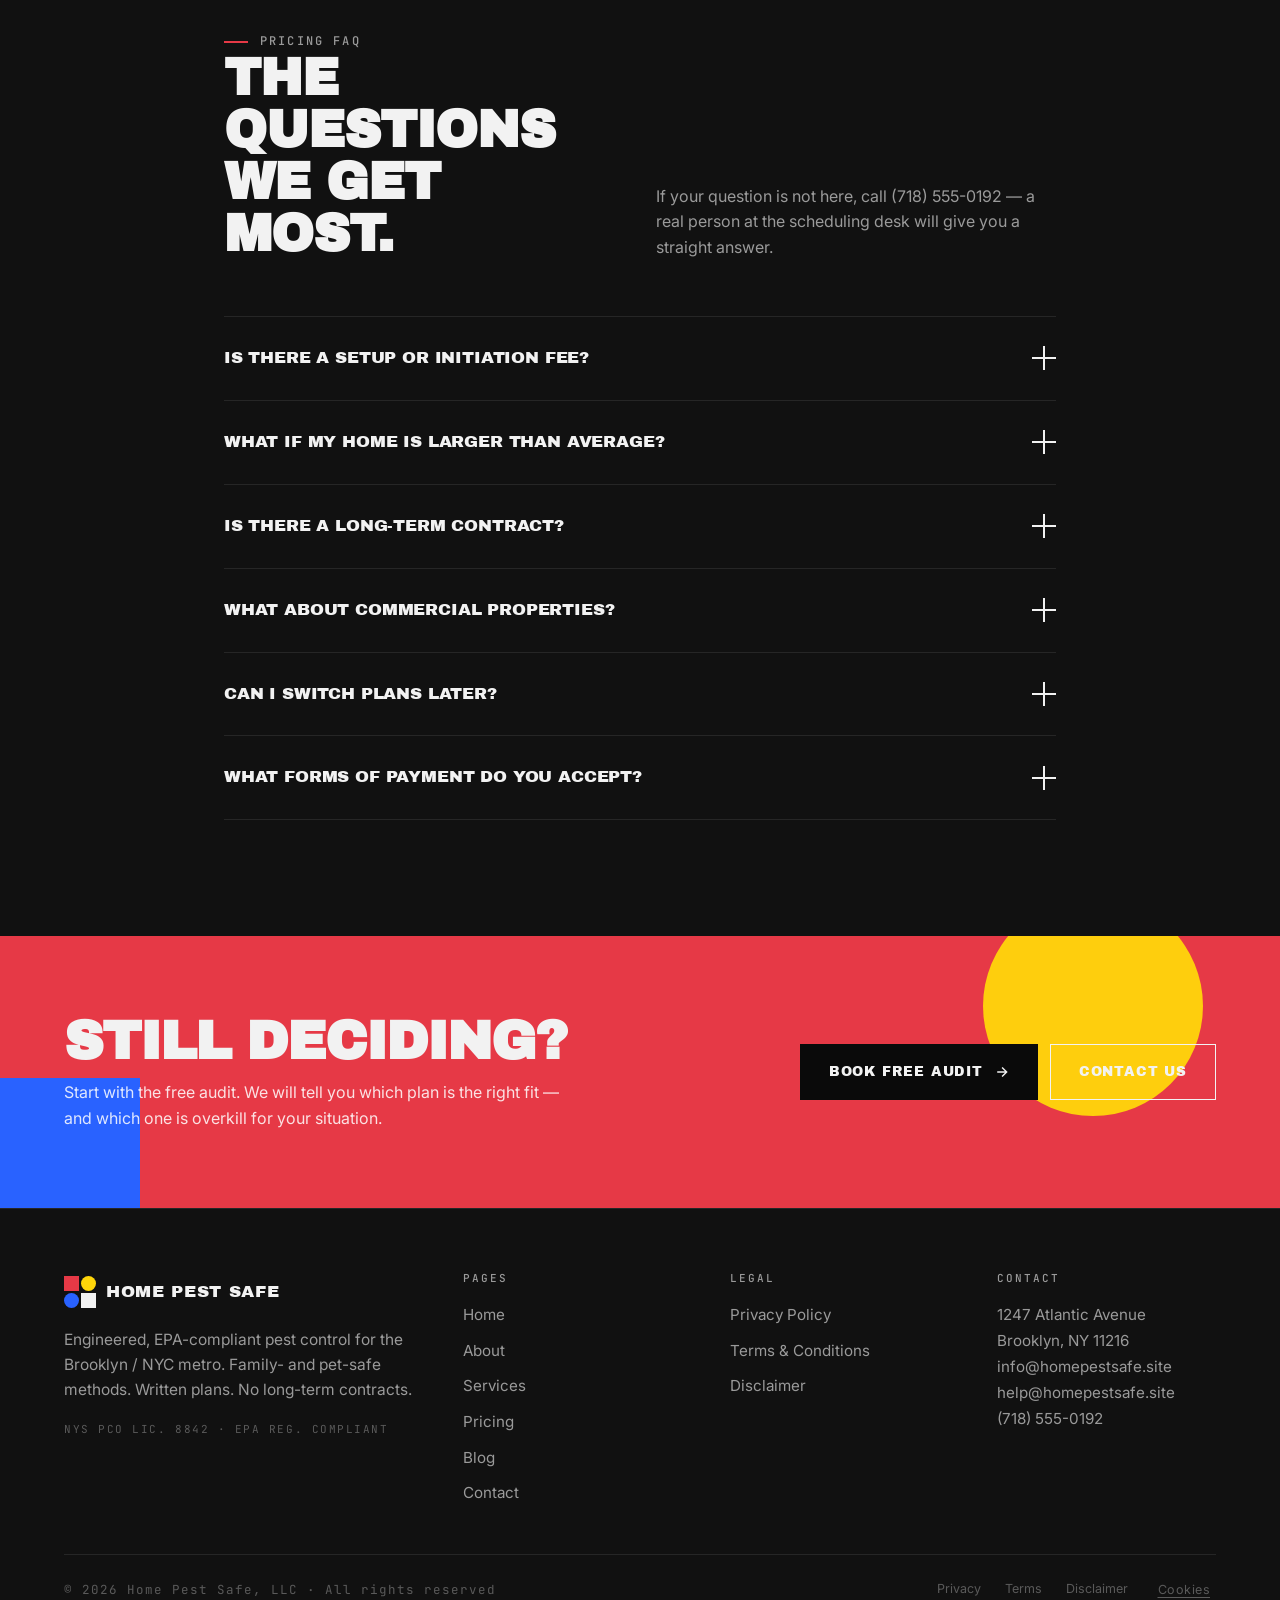
<file: pricing.html>
<!doctype html>
<html lang="en">
<head>
  <meta charset="utf-8">
  <meta name="viewport" content="width=device-width, initial-scale=1, viewport-fit=cover">
  <title>Pricing &amp; Plans — Home Pest Safe | Brooklyn, NY</title>
  <meta name="description" content="Transparent monthly pricing for residential pest control plans from Home Pest Safe. No initiation fee, no cancellation fee. Audit is always free.">
  <meta name="theme-color" content="#0a0a0a">
  <link rel="preconnect" href="https://fonts.googleapis.com">
  <link rel="preconnect" href="https://fonts.gstatic.com" crossorigin>
  <link href="https://fonts.googleapis.com/css2?family=Archivo+Black&family=Archivo:wght@400;500;600;700;800;900&family=Inter:wght@400;500;600;700&family=JetBrains+Mono:wght@400;500;600;700&display=swap" rel="stylesheet">
  <link rel="stylesheet" href="assets/css/styles.css">
  <link rel="icon" href="data:image/svg+xml,%3Csvg xmlns='http://www.w3.org/2000/svg' viewBox='0 0 32 32'%3E%3Crect width='15' height='15' fill='%23e63946'/%3E%3Crect x='17' width='15' height='15' fill='%23ffd60a' rx='7.5'/%3E%3Crect y='17' width='15' height='15' fill='%232962ff' rx='7.5'/%3E%3Crect x='17' y='17' width='15' height='15' fill='%23f2f2f2'/%3E%3C/svg%3E">
  <script>document.documentElement.classList.add('js')</script>
</head>
<body>
  <a href="#main" class="skip">Skip to main content</a>
  <div class="sponsored" role="note" aria-label="Sponsored content disclosure">Advertisement &middot; Sponsored by Home Pest Safe, LLC</div>

  <header class="site-header">
    <div class="container">
      <nav class="nav" aria-label="Primary">
        <a class="brand" href="index.html"><span class="brand__mark" aria-hidden="true"><span></span><span></span><span></span><span></span></span>Home Pest Safe</a>
        <ul class="nav__links" data-nav-links id="primary-menu">
          <li><a href="index.html">Home</a></li>
          <li><a href="about.html">About</a></li>
          <li><a href="services.html">Services</a></li>
          <li><a href="pricing.html" aria-current="page">Pricing</a></li>
          <li><a href="blog.html">Blog</a></li>
          <li><a href="contact.html">Contact</a></li>
        </ul>
        <div class="nav__cta">
          <a href="#" class="btn btn--primary" data-modal-open>Free Audit
            <svg class="arrow" viewBox="0 0 24 24" fill="none" stroke="currentColor" stroke-width="2.4"><path d="M5 12h14M13 5l7 7-7 7" stroke-linecap="square"/></svg>
          </a>
          <button class="nav__toggle" data-nav-toggle aria-controls="primary-menu" aria-expanded="false" aria-label="Open menu"><span></span></button>
        </div>
      </nav>
    </div>
  </header>

  <main id="main">

    <section class="page-head">
      <div class="container">
        <div class="page-head__inner">
          <div data-reveal>
            <span class="eyebrow is-yellow">Pricing</span>
            <h1>Plans built around<br>the way you live.</h1>
            <p class="lead" style="margin-top:20px">Transparent monthly pricing. No initiation fee. No cancellation fee. The audit is always free. Pricing reflects single-family residential within our standard service radius — multi-unit and commercial pricing is custom-quoted.</p>
          </div>
          <div class="page-head__deco" aria-hidden="true">
            <span class="s-yellow"></span>
            <span class="s-red"></span>
            <span class="s-blue"></span>
          </div>
        </div>
      </div>
    </section>

    <!-- Tiered plans -->
    <section class="section--tight">
      <div class="container">
        <div class="pricing" data-reveal>
          <article class="plan">
            <h3 class="plan__name">Essential</h3>
            <div class="plan__price"><strong><span class="currency">$</span>49<span style="font-size:1.1rem;color:var(--text-muted);font-family:'JetBrains Mono',monospace;">/mo</span></strong></div>
            <p class="plan__sub">Quarterly visits. Built for properties with no current activity but exposure risk (mature trees, garden, neighboring construction).</p>
            <ul class="plan__features">
              <li>Quarterly perimeter treatment (4 visits / year)</li>
              <li>Ants, spiders, roaches, silverfish</li>
              <li>Wasp &amp; hornet nest removal (1 included)</li>
              <li>Written perimeter audit at every visit</li>
              <li class="is-disabled">Termite monitoring stations</li>
              <li class="is-disabled">Rodent exclusion &amp; sealing</li>
              <li class="is-disabled">Mosquito &amp; tick suppression</li>
            </ul>
            <a href="#" class="btn btn--ghost btn--block" data-modal-open data-service="Essential">Choose Essential</a>
          </article>

          <article class="plan plan--featured">
            <span class="plan__tag">Most Popular</span>
            <h3 class="plan__name">Defense</h3>
            <div class="plan__price"><strong><span class="currency">$</span>89<span style="font-size:1.1rem;color:var(--text-muted);font-family:'JetBrains Mono',monospace;">/mo</span></strong></div>
            <p class="plan__sub">Bi-monthly visits with active treatment for the most common household pests. The plan most of our customers stay on year over year.</p>
            <ul class="plan__features">
              <li>Bi-monthly perimeter &amp; interior treatment (6 visits / year)</li>
              <li>All Essential coverage</li>
              <li>Termite monitoring stations (8 around foundation)</li>
              <li>Rodent activity inspection &amp; exclusion as needed</li>
              <li>Mosquito reduction (April–October)</li>
              <li>Free re-treatment between visits</li>
              <li class="is-disabled">Same-week emergency response</li>
            </ul>
            <a href="#" class="btn btn--primary btn--block" data-modal-open data-service="Defense">Choose Defense</a>
          </article>

          <article class="plan">
            <h3 class="plan__name">Total Shield</h3>
            <div class="plan__price"><strong><span class="currency">$</span>149<span style="font-size:1.1rem;color:var(--text-muted);font-family:'JetBrains Mono',monospace;">/mo</span></strong></div>
            <p class="plan__sub">Monthly visits plus on-call response. Designed for larger properties, homes with frequent guests, or anyone who simply wants the issue handled.</p>
            <ul class="plan__features">
              <li>Monthly perimeter &amp; interior service (12 visits / year)</li>
              <li>All Defense coverage</li>
              <li>Active termite barrier (liquid + bait stations)</li>
              <li>Tick suppression program</li>
              <li>Same-week emergency response, no charge</li>
              <li>Annual structural-pest inspection &amp; report</li>
              <li>Dedicated technician on every visit</li>
            </ul>
            <a href="#" class="btn btn--ghost btn--block" data-modal-open data-service="Total Shield">Choose Total Shield</a>
          </article>
        </div>

        <p class="mono" style="text-align:center;margin-top:24px;font-size:12px;letter-spacing:0.12em;text-transform:uppercase;color:var(--text-dim)">
          Pricing for single-family residential within standard service radius. Multi-unit, commercial, and out-of-area pricing available on request.
        </p>
      </div>
    </section>

    <!-- One-time services -->
    <section class="section">
      <div class="container">
        <header class="section-head" data-reveal>
          <div>
            <span class="eyebrow is-red">One-time services</span>
            <h2>Need a single visit,<br>not a plan?</h2>
          </div>
          <p>Some issues do not need recurring service. Single-visit pricing for the most common standalone requests. Free audit always included.</p>
        </header>

        <div class="reasons" data-reveal>
          <div class="reason">
            <div class="reason__shape" aria-hidden="true"></div>
            <div>
              <h3>Wasp / hornet nest removal — from $129</h3>
              <p>Active nest within 10 feet of an entry point. Same-day scheduling. Includes 7-day re-inspection. Hard-to-reach nests (above 2nd floor) priced separately.</p>
            </div>
          </div>
          <div class="reason">
            <div class="reason__shape" aria-hidden="true"></div>
            <div>
              <h3>Termite WDIR inspection — from $185</h3>
              <p>Wood Destroying Insect Report for real estate transactions. Photo-documented, signed by a licensed inspector, delivered within 48 hours.</p>
            </div>
          </div>
          <div class="reason">
            <div class="reason__shape" aria-hidden="true"></div>
            <div>
              <h3>Rodent emergency exclusion — from $349</h3>
              <p>Active interior infestation. Includes full-property entry-point survey, sealing of identified openings, and 14-day verification visit.</p>
            </div>
          </div>
          <div class="reason">
            <div class="reason__shape" aria-hidden="true"></div>
            <div>
              <h3>One-time exterior treatment — from $149</h3>
              <p>Single perimeter and yard treatment. Useful before an outdoor event, after a renovation, or as a one-shot reset before deciding on a recurring plan.</p>
            </div>
          </div>
        </div>
      </div>
    </section>

    <!-- What's included regardless of plan -->
    <section class="section" style="padding-top:0">
      <div class="container">
        <header class="section-head" data-reveal>
          <div>
            <span class="eyebrow is-blue">Included in every plan</span>
            <h2>What you always<br>get — no extra charge.</h2>
          </div>
          <p>The fundamentals are not an upsell. Every visit on every plan includes these items as standard.</p>
        </header>

        <div class="values" data-reveal>
          <article class="value">
            <div class="value__icon" aria-hidden="true"></div>
            <h3>Free initial audit</h3>
            <p>The walk-through, written report, photo documentation, and quote are always free. No commitment, no high-pressure sales follow-up.</p>
          </article>
          <article class="value">
            <div class="value__icon" aria-hidden="true"></div>
            <h3>Written re-entry guidance</h3>
            <p>Before any product is applied, you get clear, plain-language re-entry timing for each treated area — including pet- and child-safety windows.</p>
          </article>
          <article class="value">
            <div class="value__icon" aria-hidden="true"></div>
            <h3>Service warranty</h3>
            <p>If a covered issue returns inside the active plan window, we re-treat at no additional charge. Labor and product included.</p>
          </article>
        </div>
      </div>
    </section>

    <!-- FAQ -->
    <section class="section" style="background:var(--bg-1); border-top:1px solid var(--line)">
      <div class="container" style="max-width:880px">
        <header class="section-head" data-reveal>
          <div>
            <span class="eyebrow">Pricing FAQ</span>
            <h2>The questions<br>we get most.</h2>
          </div>
          <p>If your question is not here, call (718) 555-0192 — a real person at the scheduling desk will give you a straight answer.</p>
        </header>

        <div class="faq" data-reveal>
          <details class="faq__item"><summary>Is there a setup or initiation fee?<span class="faq__plus" aria-hidden="true"></span></summary>
            <div class="faq__answer"><p>No. The audit is free, the first visit is included in your monthly rate, and we do not charge a separate setup fee. The price you see is the price you pay.</p></div>
          </details>
          <details class="faq__item"><summary>What if my home is larger than average?<span class="faq__plus" aria-hidden="true"></span></summary>
            <div class="faq__answer"><p>Pricing reflects standard single-family residential up to roughly 3,500 sq ft. For larger homes, we adjust the visit length and product allocation rather than charging blanket markups. We will tell you the adjusted price at the audit, before you commit.</p></div>
          </details>
          <details class="faq__item"><summary>Is there a long-term contract?<span class="faq__plus" aria-hidden="true"></span></summary>
            <div class="faq__answer"><p>No. Cancel any plan with 30 days written notice. There is no exit fee, no early-termination penalty, and no automatic multi-year renewal.</p></div>
          </details>
          <details class="faq__item"><summary>What about commercial properties?<span class="faq__plus" aria-hidden="true"></span></summary>
            <div class="faq__answer"><p>Commercial accounts are custom-quoted because compliance requirements differ by industry and operating profile. <a href="contact.html" style="color:var(--yellow)">Request a proposal</a> and we will return a written quote within two business days.</p></div>
          </details>
          <details class="faq__item"><summary>Can I switch plans later?<span class="faq__plus" aria-hidden="true"></span></summary>
            <div class="faq__answer"><p>Yes. Move up or down a tier at any monthly billing date. The new rate applies to the next visit; we do not pro-rate mid-month.</p></div>
          </details>
          <details class="faq__item"><summary>What forms of payment do you accept?<span class="faq__plus" aria-hidden="true"></span></summary>
            <div class="faq__answer"><p>Credit and debit cards, ACH bank transfer, and check. Plan customers can set up auto-pay; one-time service customers pay at the time of service.</p></div>
          </details>
        </div>
      </div>
    </section>

    <!-- CTA -->
    <section class="cta-banner" data-reveal>
      <div class="container cta-banner__inner">
        <div>
          <h2>Still deciding?</h2>
          <p>Start with the free audit. We will tell you which plan is the right fit — and which one is overkill for your situation.</p>
        </div>
        <div class="cta-banner__actions">
          <a href="#" class="btn btn--primary" data-modal-open>Book Free Audit
            <svg class="arrow" viewBox="0 0 24 24" fill="none" stroke="currentColor" stroke-width="2.4"><path d="M5 12h14M13 5l7 7-7 7" stroke-linecap="square"/></svg>
          </a>
          <a href="contact.html" class="btn btn--ghost">Contact Us</a>
        </div>
      </div>
    </section>
  </main>

  <footer class="site-footer">
    <div class="container">
      <div class="footer__grid">
        <div class="footer__brand">
          <a class="brand" href="index.html"><span class="brand__mark" aria-hidden="true"><span></span><span></span><span></span><span></span></span>Home Pest Safe</a>
          <p class="lead">Engineered, EPA-compliant pest control for the Brooklyn / NYC metro. Family- and pet-safe methods. Written plans. No long-term contracts.</p>
          <p class="mono" style="font-size:11px;color:var(--text-dim);letter-spacing:0.14em;text-transform:uppercase;margin-top:18px">NYS PCO Lic. 8842 &middot; EPA Reg. Compliant</p>
        </div>
        <div class="footer__col"><h4>Pages</h4><ul><li><a href="index.html">Home</a></li><li><a href="about.html">About</a></li><li><a href="services.html">Services</a></li><li><a href="pricing.html">Pricing</a></li><li><a href="blog.html">Blog</a></li><li><a href="contact.html">Contact</a></li></ul></div>
        <div class="footer__col"><h4>Legal</h4><ul><li><a href="privacy.html">Privacy Policy</a></li><li><a href="terms.html">Terms &amp; Conditions</a></li><li><a href="disclaimer.html">Disclaimer</a></li> </ul></div>
        <div class="footer__col"><h4>Contact</h4><address>1247 Atlantic Avenue<br>Brooklyn, NY 11216<br><a href="mailto:info@homepestsafe.site">info@homepestsafe.site</a><br><a href="mailto:help@homepestsafe.site">help@homepestsafe.site</a><br><a href="tel:+17185550192">(718) 555-0192</a></address></div>
      </div>
      <div class="footer__bottom">
        <span class="mono">© <span data-year>2026</span> Home Pest Safe, LLC &middot; All rights reserved</span>
        <div class="footer__legal"><a href="privacy.html">Privacy</a><a href="terms.html">Terms</a><a href="disclaimer.html">Disclaimer</a><button type="button" data-cookies-open>Cookies</button></div>
      </div>
    </div>
  </footer>

  <div class="modal" data-modal role="dialog" aria-modal="true" aria-labelledby="modal-title" aria-hidden="true">
    <div class="modal__panel" role="document">
      <span class="modal__shapes" aria-hidden="true"><span></span><span></span><span></span></span>
      <button class="modal__close" type="button" data-modal-close aria-label="Close form"></button>
      <span class="eyebrow is-yellow">Request a free audit</span>
      <h3 id="modal-title">Tell us about the property.</h3>
      <p class="modal__sub">A licensed technician will follow up within one business hour during operating hours.</p>
      <form novalidate>
        <div class="field--row">
          <div class="field"><label for="lf-name">Full name</label><input id="lf-name" type="text" name="name" autocomplete="name" required></div>
          <div class="field"><label for="lf-phone">Phone</label><input id="lf-phone" type="tel" name="phone" autocomplete="tel" required></div>
        </div>
        <div class="field"><label for="lf-email">Email</label><input id="lf-email" type="email" name="email" autocomplete="email" required></div>
        <div class="field"><label for="lf-zip">ZIP code</label><input id="lf-zip" type="text" name="zip" inputmode="numeric" pattern="[0-9]{5}" autocomplete="postal-code" required></div>
        <div class="field"><label for="lf-service">Service of interest</label>
          <select id="lf-service" name="service" required>
            <option value="">Select a service</option>
            <option>Free Audit</option><option>Essential</option><option>Defense</option><option>Total Shield</option>
            <option>Termite Inspection</option><option>Rodent Exclusion</option><option>Mosquito &amp; Tick</option><option>Commercial Programs</option>
          </select>
        </div>
        <div class="field"><label for="lf-msg">Briefly, what are you seeing?</label><textarea id="lf-msg" name="message" placeholder="Describe the activity, location, and how long it has been going on."></textarea></div>
        <label class="consent"><input type="checkbox" name="consent" required>
          <span>I agree to the <a href="privacy.html">Privacy Policy</a> and <a href="terms.html">Terms &amp; Conditions</a>, and consent to be contacted by Home Pest Safe regarding my inquiry.</span>
        </label>
        <button type="submit" class="btn btn--primary btn--block">Submit Request
          <svg class="arrow" viewBox="0 0 24 24" fill="none" stroke="currentColor" stroke-width="2.4"><path d="M5 12h14M13 5l7 7-7 7" stroke-linecap="square"/></svg>
        </button>
        <div class="form-status" role="status" aria-live="polite"></div>
      </form>
    </div>
  </div>

  <div class="cookies" data-cookies role="dialog" aria-label="Cookie preferences">
    <p><strong>We use cookies.</strong> Home Pest Safe uses essential cookies for site functionality and optional analytics cookies to improve your experience. Read our <a href="privacy.html">Privacy Policy</a> for details.</p>
    <div class="cookies__actions">
      <button class="btn btn--ghost" type="button" data-cookies-decline>Decline</button>
      <button class="btn btn--primary" type="button" data-cookies-accept>Accept</button>
    </div>
  </div>

  <script src="assets/data/blog-data.js"></script>
  <script src="assets/js/site.js"></script>
</body>
</html>
</file>
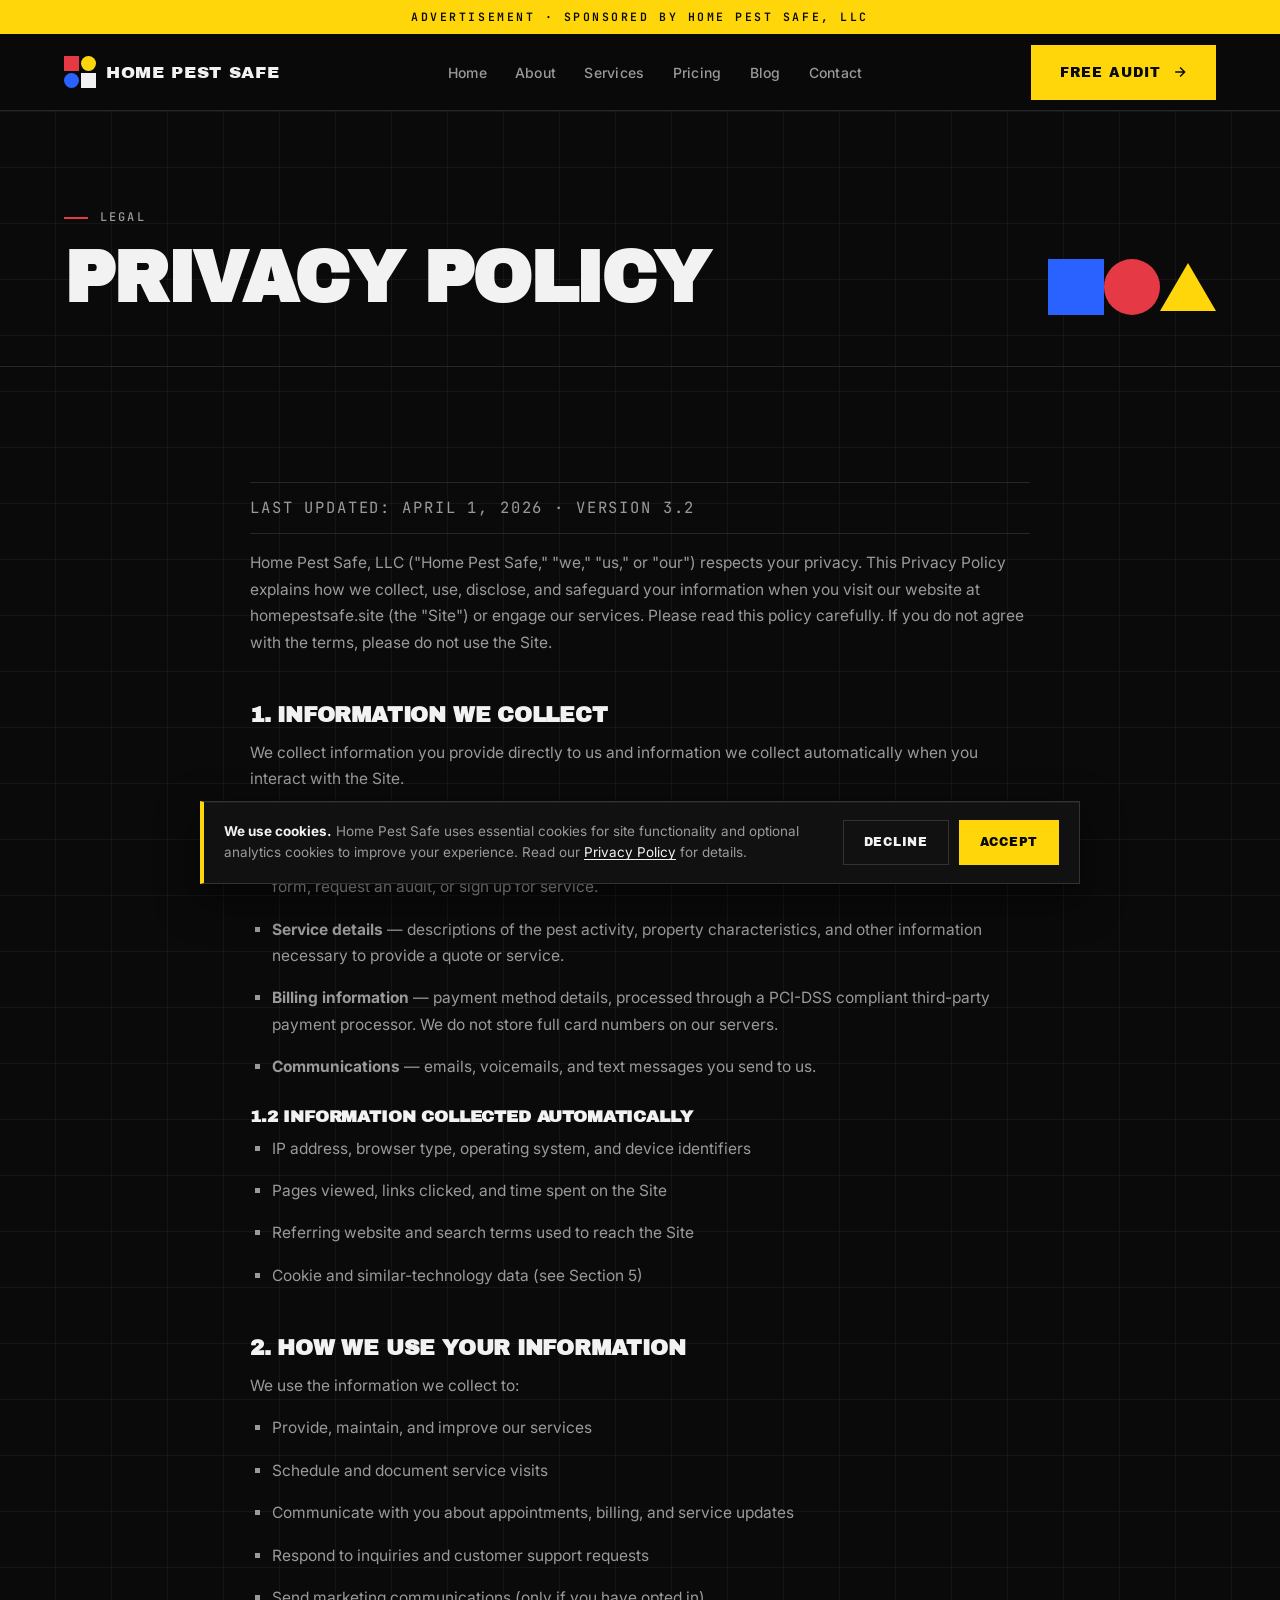
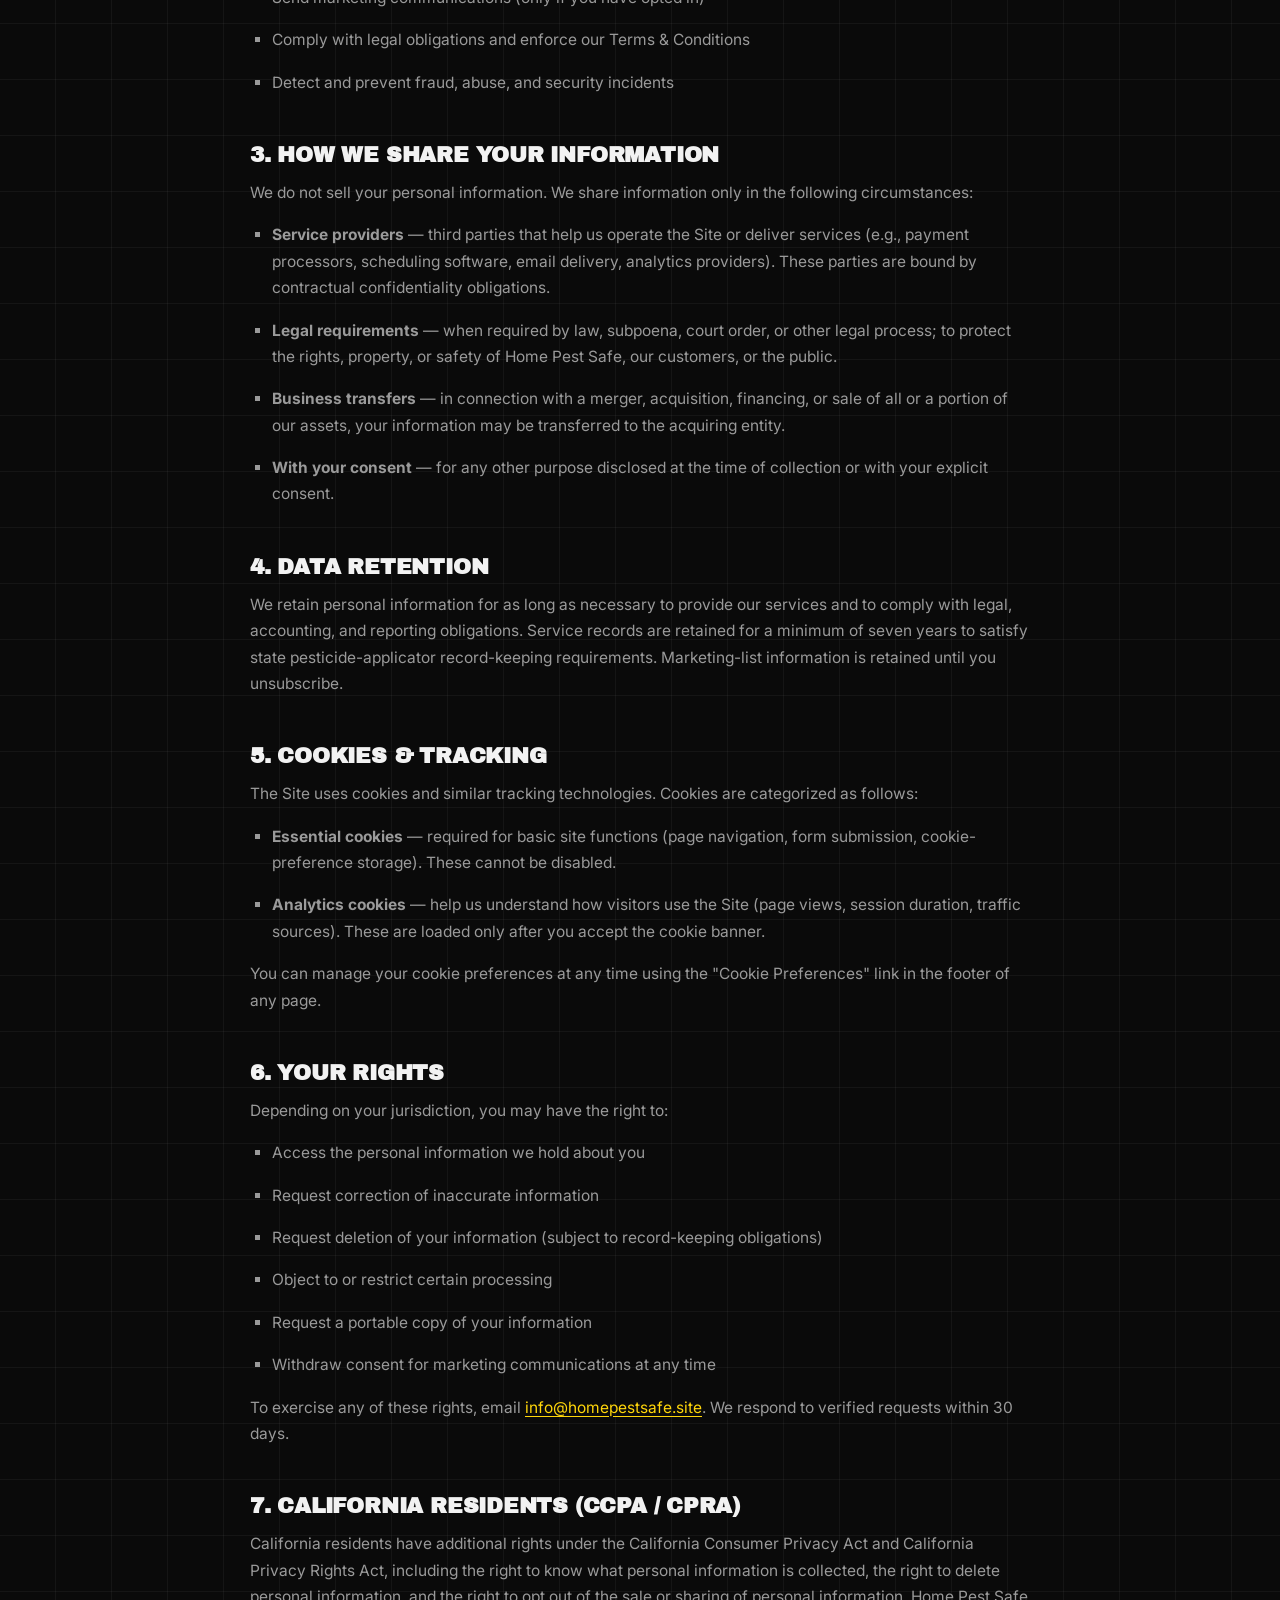
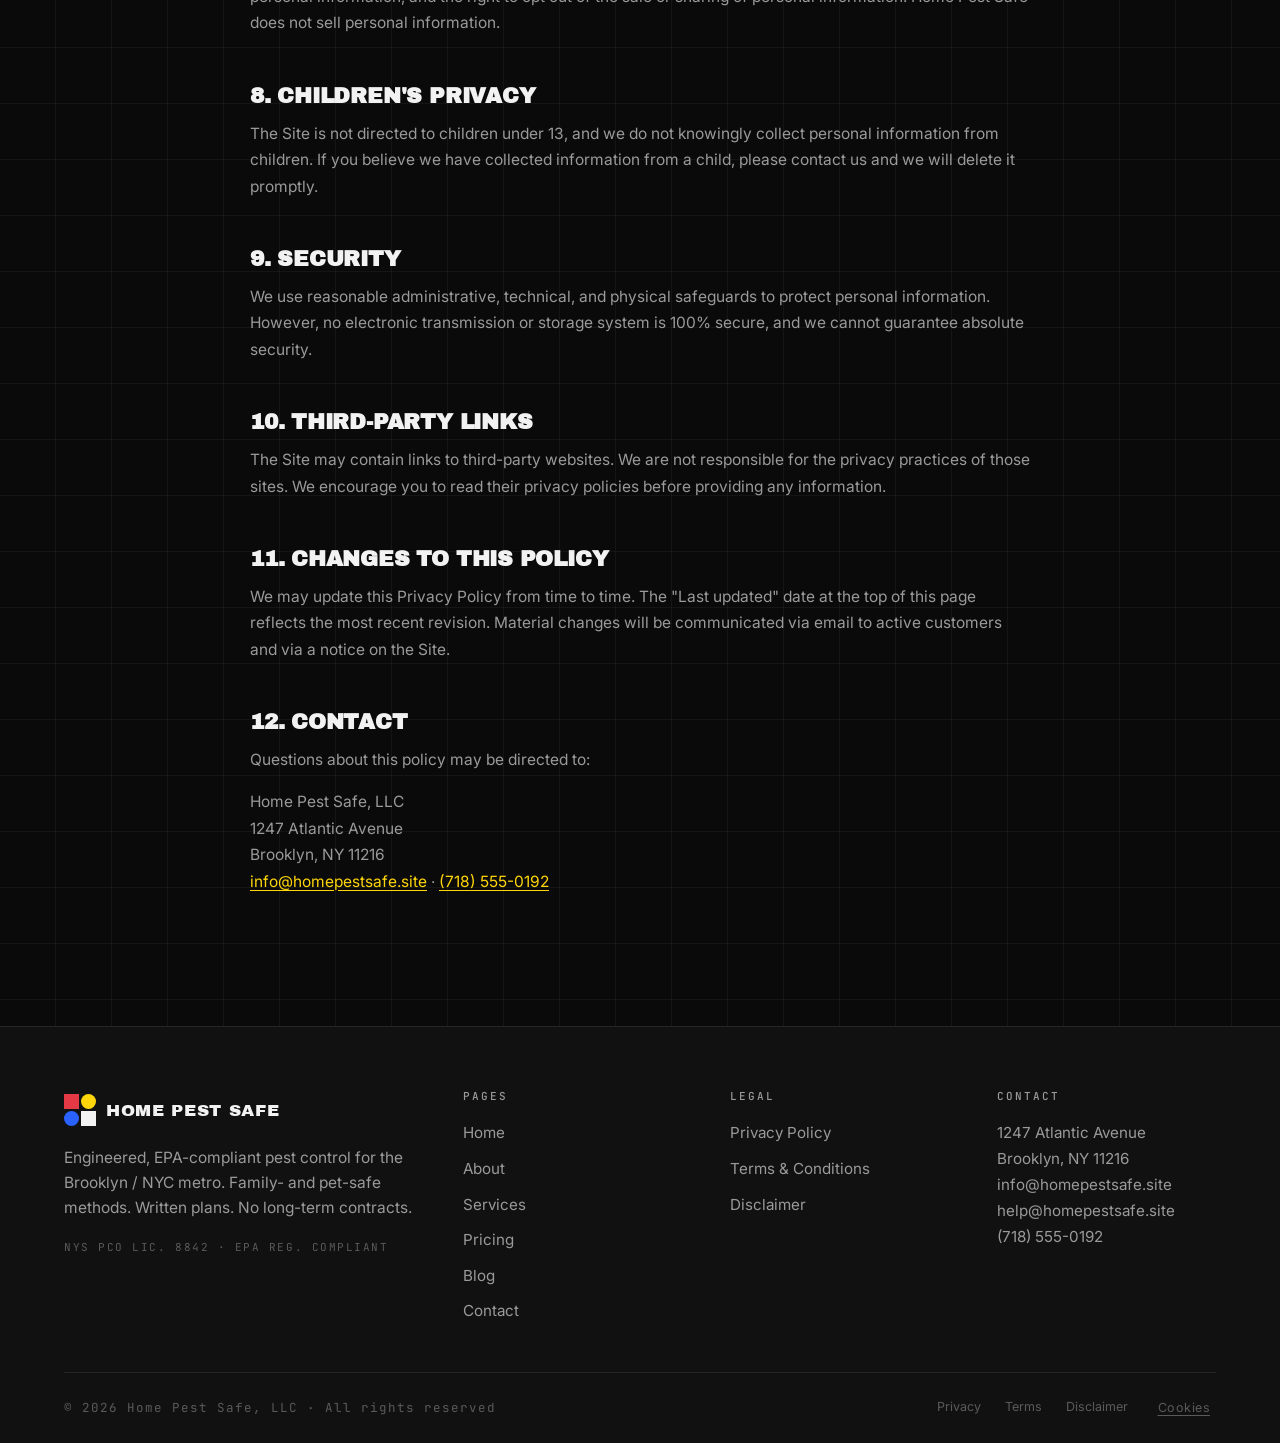
<file: privacy.html>
<!doctype html>
<html lang="en">
<head>
  <meta charset="utf-8">
  <meta name="viewport" content="width=device-width, initial-scale=1, viewport-fit=cover">
  <title>Privacy Policy — Home Pest Safe</title>
  <meta name="description" content="How Home Pest Safe collects, uses, stores, and shares personal information.">
  <meta name="robots" content="noindex, nofollow">
  <meta name="theme-color" content="#0a0a0a">
  <link rel="preconnect" href="https://fonts.googleapis.com">
  <link rel="preconnect" href="https://fonts.gstatic.com" crossorigin>
  <link href="https://fonts.googleapis.com/css2?family=Archivo+Black&family=Archivo:wght@400;500;600;700;800;900&family=Inter:wght@400;500;600;700&family=JetBrains+Mono:wght@400;500;600;700&display=swap" rel="stylesheet">
  <link rel="stylesheet" href="assets/css/styles.css">
  <link rel="icon" href="data:image/svg+xml,%3Csvg xmlns='http://www.w3.org/2000/svg' viewBox='0 0 32 32'%3E%3Crect width='15' height='15' fill='%23e63946'/%3E%3Crect x='17' width='15' height='15' fill='%23ffd60a' rx='7.5'/%3E%3Crect y='17' width='15' height='15' fill='%232962ff' rx='7.5'/%3E%3Crect x='17' y='17' width='15' height='15' fill='%23f2f2f2'/%3E%3C/svg%3E">
  <script>document.documentElement.classList.add('js')</script>
</head>
<body>
  <a href="#main" class="skip">Skip to main content</a>
  <div class="sponsored" role="note" aria-label="Sponsored content disclosure">Advertisement &middot; Sponsored by Home Pest Safe, LLC</div>

  <header class="site-header">
    <div class="container">
      <nav class="nav" aria-label="Primary">
        <a class="brand" href="index.html"><span class="brand__mark" aria-hidden="true"><span></span><span></span><span></span><span></span></span>Home Pest Safe</a>
        <ul class="nav__links" data-nav-links id="primary-menu">
          <li><a href="index.html">Home</a></li>
          <li><a href="about.html">About</a></li>
          <li><a href="services.html">Services</a></li>
          <li><a href="pricing.html">Pricing</a></li>
          <li><a href="blog.html">Blog</a></li>
          <li><a href="contact.html">Contact</a></li>
        </ul>
        <div class="nav__cta">
          <a href="#" class="btn btn--primary" data-modal-open>Free Audit
            <svg class="arrow" viewBox="0 0 24 24" fill="none" stroke="currentColor" stroke-width="2.4"><path d="M5 12h14M13 5l7 7-7 7" stroke-linecap="square"/></svg>
          </a>
          <button class="nav__toggle" data-nav-toggle aria-controls="primary-menu" aria-expanded="false" aria-label="Open menu"><span></span></button>
        </div>
      </nav>
    </div>
  </header>

  <main id="main">

    <section class="page-head">
      <div class="container">
        <div class="page-head__inner">
          <div data-reveal>
            <span class="eyebrow">Legal</span>
            <h1>Privacy Policy</h1>
          </div>
          <div class="page-head__deco" aria-hidden="true">
            <span class="s-blue"></span>
            <span class="s-red"></span>
            <span class="s-yellow"></span>
          </div>
        </div>
      </div>
    </section>

    <section class="section">
      <div class="container">
        <div class="legal" data-reveal>
          <p class="legal__updated">Last updated: April 1, 2026 &middot; Version 3.2</p>

          <p>Home Pest Safe, LLC ("Home Pest Safe," "we," "us," or "our") respects your privacy. This Privacy Policy explains how we collect, use, disclose, and safeguard your information when you visit our website at homepestsafe.site (the "Site") or engage our services. Please read this policy carefully. If you do not agree with the terms, please do not use the Site.</p>

          <h2>1. Information we collect</h2>
          <p>We collect information you provide directly to us and information we collect automatically when you interact with the Site.</p>

          <h3>1.1 Information you provide</h3>
          <ul>
            <li><strong>Contact details</strong> — name, email address, phone number, ZIP code, and street address when you submit a form, request an audit, or sign up for service.</li>
            <li><strong>Service details</strong> — descriptions of the pest activity, property characteristics, and other information necessary to provide a quote or service.</li>
            <li><strong>Billing information</strong> — payment method details, processed through a PCI-DSS compliant third-party payment processor. We do not store full card numbers on our servers.</li>
            <li><strong>Communications</strong> — emails, voicemails, and text messages you send to us.</li>
          </ul>

          <h3>1.2 Information collected automatically</h3>
          <ul>
            <li>IP address, browser type, operating system, and device identifiers</li>
            <li>Pages viewed, links clicked, and time spent on the Site</li>
            <li>Referring website and search terms used to reach the Site</li>
            <li>Cookie and similar-technology data (see Section 5)</li>
          </ul>

          <h2>2. How we use your information</h2>
          <p>We use the information we collect to:</p>
          <ul>
            <li>Provide, maintain, and improve our services</li>
            <li>Schedule and document service visits</li>
            <li>Communicate with you about appointments, billing, and service updates</li>
            <li>Respond to inquiries and customer support requests</li>
            <li>Send marketing communications (only if you have opted in)</li>
            <li>Comply with legal obligations and enforce our Terms &amp; Conditions</li>
            <li>Detect and prevent fraud, abuse, and security incidents</li>
          </ul>

          <h2>3. How we share your information</h2>
          <p>We do not sell your personal information. We share information only in the following circumstances:</p>
          <ul>
            <li><strong>Service providers</strong> — third parties that help us operate the Site or deliver services (e.g., payment processors, scheduling software, email delivery, analytics providers). These parties are bound by contractual confidentiality obligations.</li>
            <li><strong>Legal requirements</strong> — when required by law, subpoena, court order, or other legal process; to protect the rights, property, or safety of Home Pest Safe, our customers, or the public.</li>
            <li><strong>Business transfers</strong> — in connection with a merger, acquisition, financing, or sale of all or a portion of our assets, your information may be transferred to the acquiring entity.</li>
            <li><strong>With your consent</strong> — for any other purpose disclosed at the time of collection or with your explicit consent.</li>
          </ul>

          <h2>4. Data retention</h2>
          <p>We retain personal information for as long as necessary to provide our services and to comply with legal, accounting, and reporting obligations. Service records are retained for a minimum of seven years to satisfy state pesticide-applicator record-keeping requirements. Marketing-list information is retained until you unsubscribe.</p>

          <h2>5. Cookies &amp; tracking</h2>
          <p>The Site uses cookies and similar tracking technologies. Cookies are categorized as follows:</p>
          <ul>
            <li><strong>Essential cookies</strong> — required for basic site functions (page navigation, form submission, cookie-preference storage). These cannot be disabled.</li>
            <li><strong>Analytics cookies</strong> — help us understand how visitors use the Site (page views, session duration, traffic sources). These are loaded only after you accept the cookie banner.</li>
          </ul>
          <p>You can manage your cookie preferences at any time using the "Cookie Preferences" link in the footer of any page.</p>

          <h2>6. Your rights</h2>
          <p>Depending on your jurisdiction, you may have the right to:</p>
          <ul>
            <li>Access the personal information we hold about you</li>
            <li>Request correction of inaccurate information</li>
            <li>Request deletion of your information (subject to record-keeping obligations)</li>
            <li>Object to or restrict certain processing</li>
            <li>Request a portable copy of your information</li>
            <li>Withdraw consent for marketing communications at any time</li>
          </ul>
          <p>To exercise any of these rights, email <a href="mailto:info@homepestsafe.site">info@homepestsafe.site</a>. We respond to verified requests within 30 days.</p>

          <h2>7. California residents (CCPA / CPRA)</h2>
          <p>California residents have additional rights under the California Consumer Privacy Act and California Privacy Rights Act, including the right to know what personal information is collected, the right to delete personal information, and the right to opt out of the sale or sharing of personal information. Home Pest Safe does not sell personal information.</p>

          <h2>8. Children's privacy</h2>
          <p>The Site is not directed to children under 13, and we do not knowingly collect personal information from children. If you believe we have collected information from a child, please contact us and we will delete it promptly.</p>

          <h2>9. Security</h2>
          <p>We use reasonable administrative, technical, and physical safeguards to protect personal information. However, no electronic transmission or storage system is 100% secure, and we cannot guarantee absolute security.</p>

          <h2>10. Third-party links</h2>
          <p>The Site may contain links to third-party websites. We are not responsible for the privacy practices of those sites. We encourage you to read their privacy policies before providing any information.</p>

          <h2>11. Changes to this policy</h2>
          <p>We may update this Privacy Policy from time to time. The "Last updated" date at the top of this page reflects the most recent revision. Material changes will be communicated via email to active customers and via a notice on the Site.</p>

          <h2>12. Contact</h2>
          <p>Questions about this policy may be directed to:</p>
          <p>
            Home Pest Safe, LLC<br>
            1247 Atlantic Avenue<br>
            Brooklyn, NY 11216<br>
            <a href="mailto:info@homepestsafe.site">info@homepestsafe.site</a> &middot; <a href="tel:+17185550192">(718) 555-0192</a>
          </p>
        </div>
      </div>
    </section>
  </main>

  <footer class="site-footer">
    <div class="container">
      <div class="footer__grid">
        <div class="footer__brand">
          <a class="brand" href="index.html"><span class="brand__mark" aria-hidden="true"><span></span><span></span><span></span><span></span></span>Home Pest Safe</a>
          <p class="lead">Engineered, EPA-compliant pest control for the Brooklyn / NYC metro. Family- and pet-safe methods. Written plans. No long-term contracts.</p>
          <p class="mono" style="font-size:11px;color:var(--text-dim);letter-spacing:0.14em;text-transform:uppercase;margin-top:18px">NYS PCO Lic. 8842 &middot; EPA Reg. Compliant</p>
        </div>
        <div class="footer__col"><h4>Pages</h4><ul><li><a href="index.html">Home</a></li><li><a href="about.html">About</a></li><li><a href="services.html">Services</a></li><li><a href="pricing.html">Pricing</a></li><li><a href="blog.html">Blog</a></li><li><a href="contact.html">Contact</a></li></ul></div>
        <div class="footer__col"><h4>Legal</h4><ul><li><a href="privacy.html">Privacy Policy</a></li><li><a href="terms.html">Terms &amp; Conditions</a></li><li><a href="disclaimer.html">Disclaimer</a></li> </ul></div>
        <div class="footer__col"><h4>Contact</h4><address>1247 Atlantic Avenue<br>Brooklyn, NY 11216<br><a href="mailto:info@homepestsafe.site">info@homepestsafe.site</a><br><a href="mailto:help@homepestsafe.site">help@homepestsafe.site</a><br><a href="tel:+17185550192">(718) 555-0192</a></address></div>
      </div>
      <div class="footer__bottom">
        <span class="mono">© <span data-year>2026</span> Home Pest Safe, LLC &middot; All rights reserved</span>
        <div class="footer__legal"><a href="privacy.html">Privacy</a><a href="terms.html">Terms</a><a href="disclaimer.html">Disclaimer</a><button type="button" data-cookies-open>Cookies</button></div>
      </div>
    </div>
  </footer>

  <div class="modal" data-modal role="dialog" aria-modal="true" aria-labelledby="modal-title" aria-hidden="true">
    <div class="modal__panel" role="document">
      <span class="modal__shapes" aria-hidden="true"><span></span><span></span><span></span></span>
      <button class="modal__close" type="button" data-modal-close aria-label="Close form"></button>
      <span class="eyebrow is-yellow">Request a free audit</span>
      <h3 id="modal-title">Tell us about the property.</h3>
      <p class="modal__sub">A licensed technician will follow up within one business hour during operating hours.</p>
      <form novalidate>
        <div class="field--row">
          <div class="field"><label for="lf-name">Full name</label><input id="lf-name" type="text" name="name" autocomplete="name" required></div>
          <div class="field"><label for="lf-phone">Phone</label><input id="lf-phone" type="tel" name="phone" autocomplete="tel" required></div>
        </div>
        <div class="field"><label for="lf-email">Email</label><input id="lf-email" type="email" name="email" autocomplete="email" required></div>
        <div class="field"><label for="lf-zip">ZIP code</label><input id="lf-zip" type="text" name="zip" inputmode="numeric" pattern="[0-9]{5}" autocomplete="postal-code" required></div>
        <div class="field"><label for="lf-service">Service of interest</label>
          <select id="lf-service" name="service" required>
            <option value="">Select a service</option>
            <option>Free Audit</option><option>Essential</option><option>Defense</option><option>Total Shield</option>
            <option>Termite Inspection</option><option>Rodent Exclusion</option><option>Mosquito &amp; Tick</option><option>Commercial Programs</option>
          </select>
        </div>
        <div class="field"><label for="lf-msg">Briefly, what are you seeing?</label><textarea id="lf-msg" name="message" placeholder="Describe the activity, location, and how long it has been going on."></textarea></div>
        <label class="consent"><input type="checkbox" name="consent" required>
          <span>I agree to the <a href="privacy.html">Privacy Policy</a> and <a href="terms.html">Terms &amp; Conditions</a>, and consent to be contacted by Home Pest Safe regarding my inquiry.</span>
        </label>
        <button type="submit" class="btn btn--primary btn--block">Submit Request
          <svg class="arrow" viewBox="0 0 24 24" fill="none" stroke="currentColor" stroke-width="2.4"><path d="M5 12h14M13 5l7 7-7 7" stroke-linecap="square"/></svg>
        </button>
        <div class="form-status" role="status" aria-live="polite"></div>
      </form>
    </div>
  </div>

  <div class="cookies" data-cookies role="dialog" aria-label="Cookie preferences">
    <p><strong>We use cookies.</strong> Home Pest Safe uses essential cookies for site functionality and optional analytics cookies to improve your experience. Read our <a href="privacy.html">Privacy Policy</a> for details.</p>
    <div class="cookies__actions">
      <button class="btn btn--ghost" type="button" data-cookies-decline>Decline</button>
      <button class="btn btn--primary" type="button" data-cookies-accept>Accept</button>
    </div>
  </div>

  <script src="assets/data/blog-data.js"></script>
  <script src="assets/js/site.js"></script>
</body>
</html>
</file>
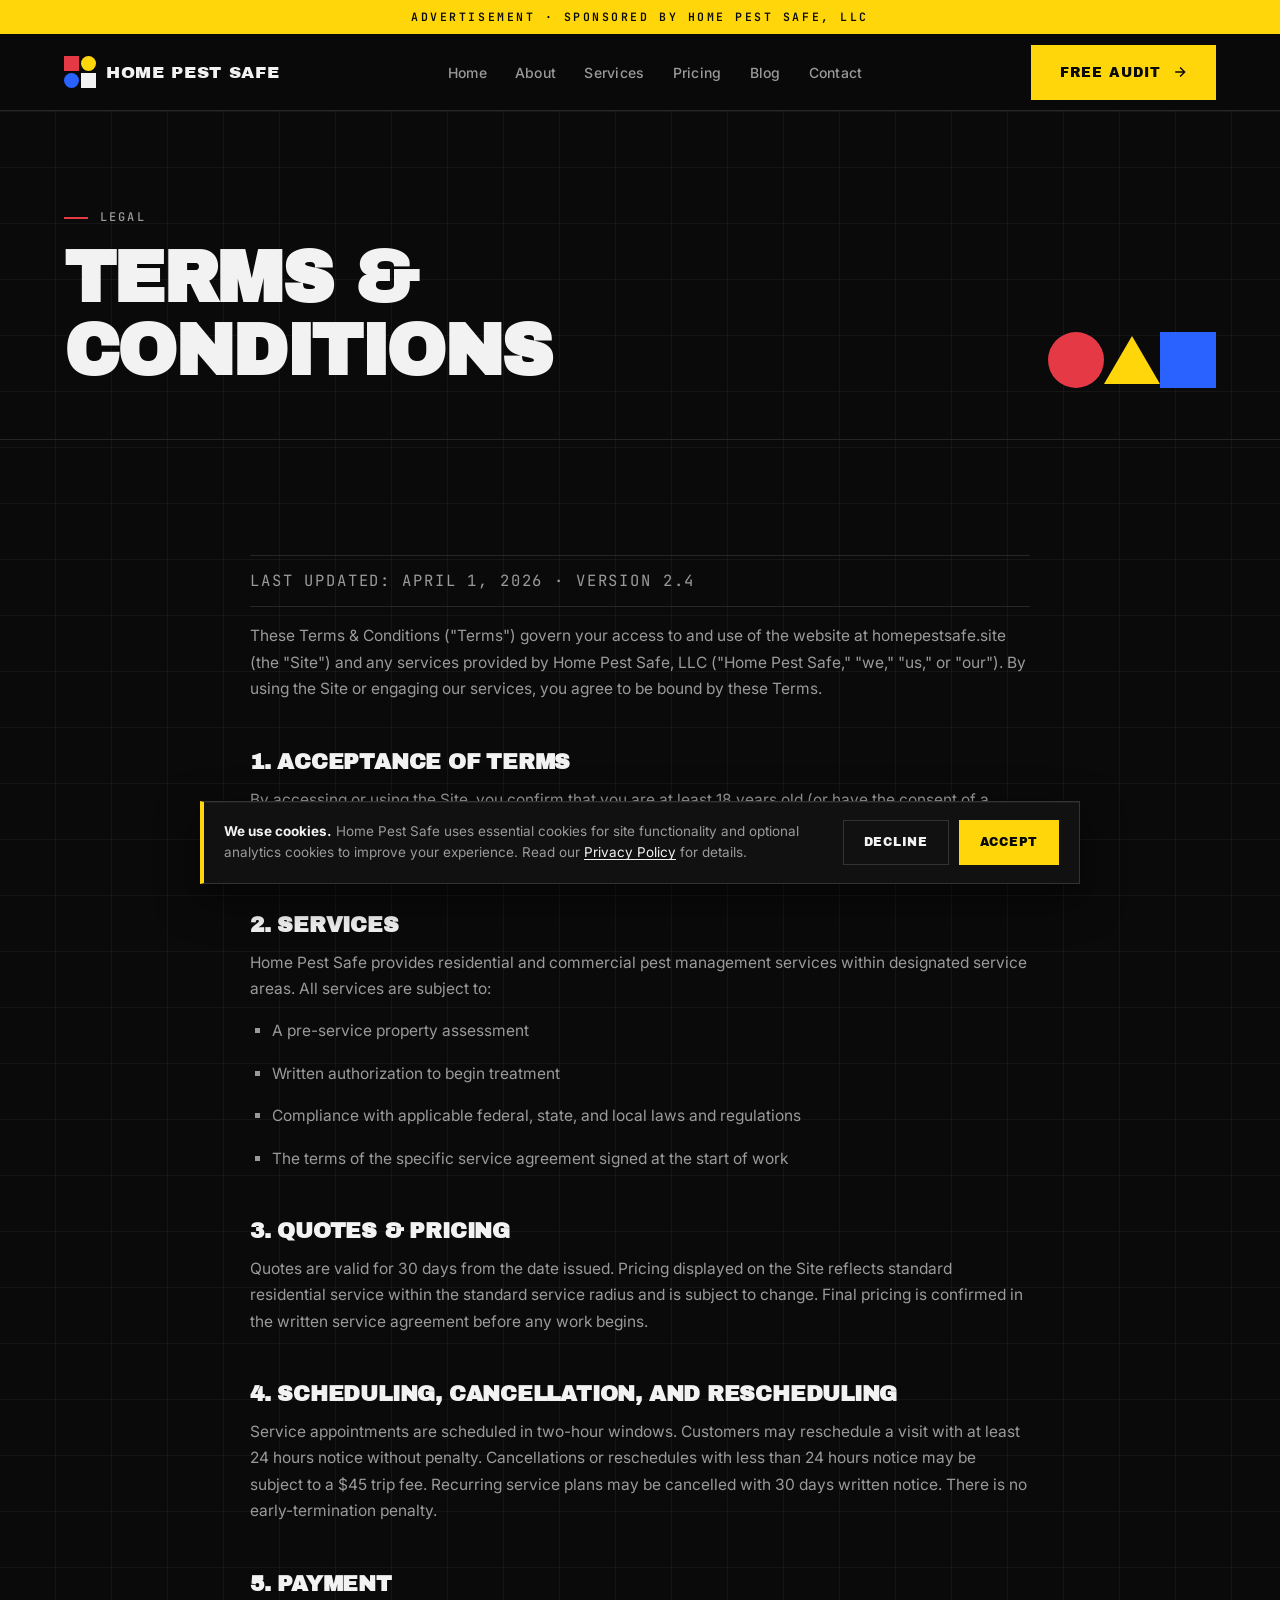
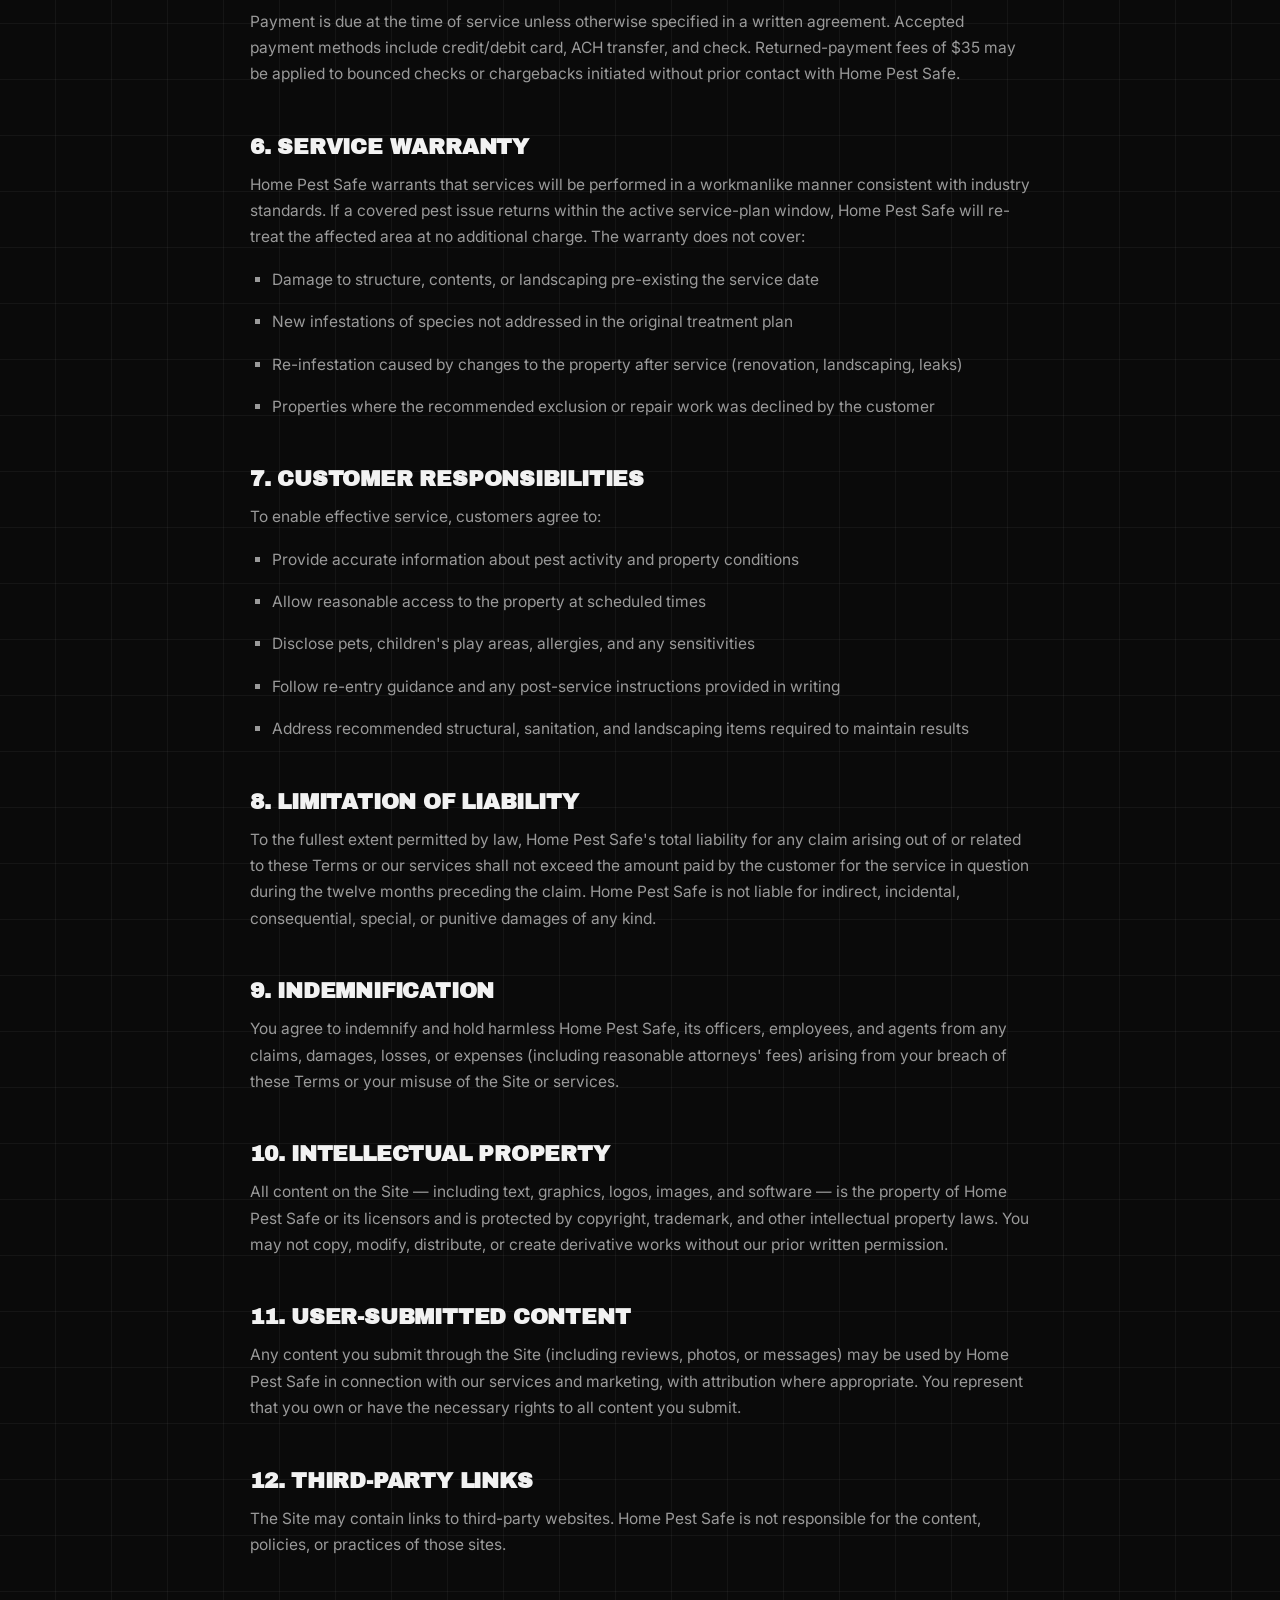
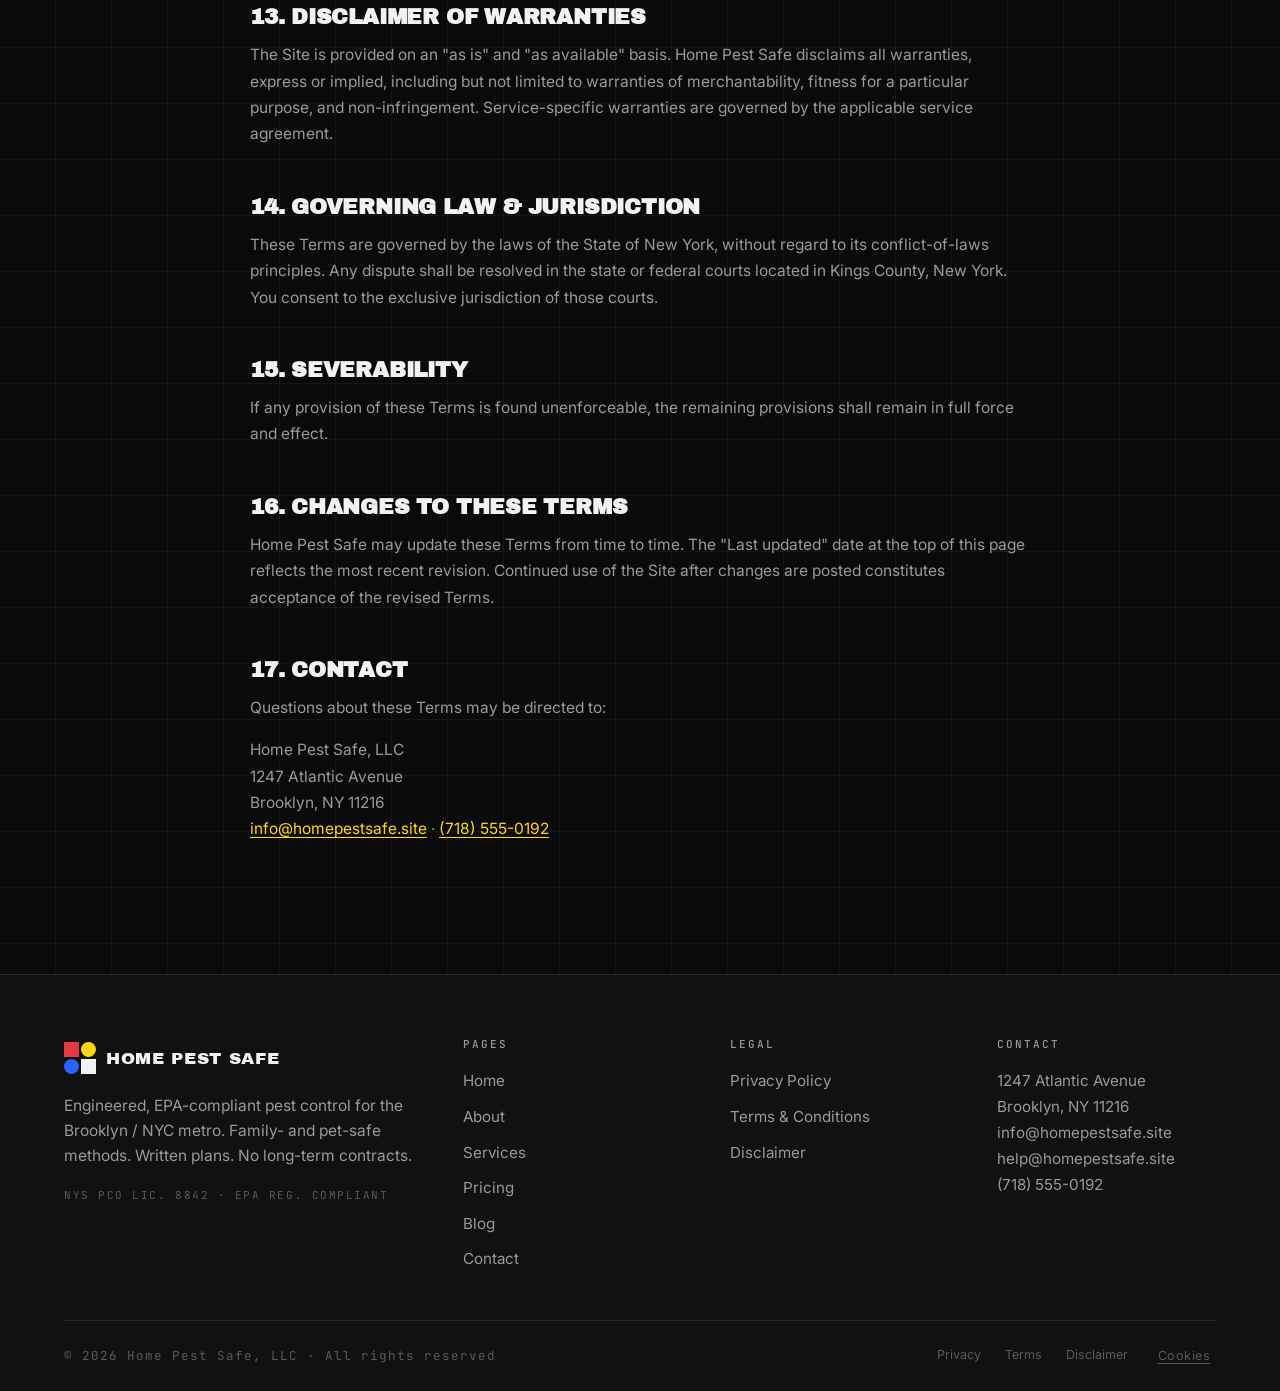
<file: terms.html>
<!doctype html>
<html lang="en">
<head>
  <meta charset="utf-8">
  <meta name="viewport" content="width=device-width, initial-scale=1, viewport-fit=cover">
  <title>Terms &amp; Conditions — Home Pest Safe</title>
  <meta name="description" content="Terms and conditions governing your use of the Home Pest Safe website and services.">
  <meta name="robots" content="noindex, nofollow">
  <meta name="theme-color" content="#0a0a0a">
  <link rel="preconnect" href="https://fonts.googleapis.com">
  <link rel="preconnect" href="https://fonts.gstatic.com" crossorigin>
  <link href="https://fonts.googleapis.com/css2?family=Archivo+Black&family=Archivo:wght@400;500;600;700;800;900&family=Inter:wght@400;500;600;700&family=JetBrains+Mono:wght@400;500;600;700&display=swap" rel="stylesheet">
  <link rel="stylesheet" href="assets/css/styles.css">
  <link rel="icon" href="data:image/svg+xml,%3Csvg xmlns='http://www.w3.org/2000/svg' viewBox='0 0 32 32'%3E%3Crect width='15' height='15' fill='%23e63946'/%3E%3Crect x='17' width='15' height='15' fill='%23ffd60a' rx='7.5'/%3E%3Crect y='17' width='15' height='15' fill='%232962ff' rx='7.5'/%3E%3Crect x='17' y='17' width='15' height='15' fill='%23f2f2f2'/%3E%3C/svg%3E">
  <script>document.documentElement.classList.add('js')</script>
</head>
<body>
  <a href="#main" class="skip">Skip to main content</a>
  <div class="sponsored" role="note" aria-label="Sponsored content disclosure">Advertisement &middot; Sponsored by Home Pest Safe, LLC</div>

  <header class="site-header">
    <div class="container">
      <nav class="nav" aria-label="Primary">
        <a class="brand" href="index.html"><span class="brand__mark" aria-hidden="true"><span></span><span></span><span></span><span></span></span>Home Pest Safe</a>
        <ul class="nav__links" data-nav-links id="primary-menu">
          <li><a href="index.html">Home</a></li>
          <li><a href="about.html">About</a></li>
          <li><a href="services.html">Services</a></li>
          <li><a href="pricing.html">Pricing</a></li>
          <li><a href="blog.html">Blog</a></li>
          <li><a href="contact.html">Contact</a></li>
        </ul>
        <div class="nav__cta">
          <a href="#" class="btn btn--primary" data-modal-open>Free Audit
            <svg class="arrow" viewBox="0 0 24 24" fill="none" stroke="currentColor" stroke-width="2.4"><path d="M5 12h14M13 5l7 7-7 7" stroke-linecap="square"/></svg>
          </a>
          <button class="nav__toggle" data-nav-toggle aria-controls="primary-menu" aria-expanded="false" aria-label="Open menu"><span></span></button>
        </div>
      </nav>
    </div>
  </header>

  <main id="main">

    <section class="page-head">
      <div class="container">
        <div class="page-head__inner">
          <div data-reveal>
            <span class="eyebrow is-red">Legal</span>
            <h1>Terms &amp;<br>Conditions</h1>
          </div>
          <div class="page-head__deco" aria-hidden="true">
            <span class="s-red"></span>
            <span class="s-yellow"></span>
            <span class="s-blue"></span>
          </div>
        </div>
      </div>
    </section>

    <section class="section">
      <div class="container">
        <div class="legal" data-reveal>
          <p class="legal__updated">Last updated: April 1, 2026 &middot; Version 2.4</p>

          <p>These Terms &amp; Conditions ("Terms") govern your access to and use of the website at homepestsafe.site (the "Site") and any services provided by Home Pest Safe, LLC ("Home Pest Safe," "we," "us," or "our"). By using the Site or engaging our services, you agree to be bound by these Terms.</p>

          <h2>1. Acceptance of terms</h2>
          <p>By accessing or using the Site, you confirm that you are at least 18 years old (or have the consent of a parent or guardian) and that you accept and agree to comply with these Terms. If you do not agree, do not use the Site.</p>

          <h2>2. Services</h2>
          <p>Home Pest Safe provides residential and commercial pest management services within designated service areas. All services are subject to:</p>
          <ul>
            <li>A pre-service property assessment</li>
            <li>Written authorization to begin treatment</li>
            <li>Compliance with applicable federal, state, and local laws and regulations</li>
            <li>The terms of the specific service agreement signed at the start of work</li>
          </ul>

          <h2>3. Quotes &amp; pricing</h2>
          <p>Quotes are valid for 30 days from the date issued. Pricing displayed on the Site reflects standard residential service within the standard service radius and is subject to change. Final pricing is confirmed in the written service agreement before any work begins.</p>

          <h2>4. Scheduling, cancellation, and rescheduling</h2>
          <p>Service appointments are scheduled in two-hour windows. Customers may reschedule a visit with at least 24 hours notice without penalty. Cancellations or reschedules with less than 24 hours notice may be subject to a $45 trip fee. Recurring service plans may be cancelled with 30 days written notice. There is no early-termination penalty.</p>

          <h2>5. Payment</h2>
          <p>Payment is due at the time of service unless otherwise specified in a written agreement. Accepted payment methods include credit/debit card, ACH transfer, and check. Returned-payment fees of $35 may be applied to bounced checks or chargebacks initiated without prior contact with Home Pest Safe.</p>

          <h2>6. Service warranty</h2>
          <p>Home Pest Safe warrants that services will be performed in a workmanlike manner consistent with industry standards. If a covered pest issue returns within the active service-plan window, Home Pest Safe will re-treat the affected area at no additional charge. The warranty does not cover:</p>
          <ul>
            <li>Damage to structure, contents, or landscaping pre-existing the service date</li>
            <li>New infestations of species not addressed in the original treatment plan</li>
            <li>Re-infestation caused by changes to the property after service (renovation, landscaping, leaks)</li>
            <li>Properties where the recommended exclusion or repair work was declined by the customer</li>
          </ul>

          <h2>7. Customer responsibilities</h2>
          <p>To enable effective service, customers agree to:</p>
          <ul>
            <li>Provide accurate information about pest activity and property conditions</li>
            <li>Allow reasonable access to the property at scheduled times</li>
            <li>Disclose pets, children's play areas, allergies, and any sensitivities</li>
            <li>Follow re-entry guidance and any post-service instructions provided in writing</li>
            <li>Address recommended structural, sanitation, and landscaping items required to maintain results</li>
          </ul>

          <h2>8. Limitation of liability</h2>
          <p>To the fullest extent permitted by law, Home Pest Safe's total liability for any claim arising out of or related to these Terms or our services shall not exceed the amount paid by the customer for the service in question during the twelve months preceding the claim. Home Pest Safe is not liable for indirect, incidental, consequential, special, or punitive damages of any kind.</p>

          <h2>9. Indemnification</h2>
          <p>You agree to indemnify and hold harmless Home Pest Safe, its officers, employees, and agents from any claims, damages, losses, or expenses (including reasonable attorneys' fees) arising from your breach of these Terms or your misuse of the Site or services.</p>

          <h2>10. Intellectual property</h2>
          <p>All content on the Site — including text, graphics, logos, images, and software — is the property of Home Pest Safe or its licensors and is protected by copyright, trademark, and other intellectual property laws. You may not copy, modify, distribute, or create derivative works without our prior written permission.</p>

          <h2>11. User-submitted content</h2>
          <p>Any content you submit through the Site (including reviews, photos, or messages) may be used by Home Pest Safe in connection with our services and marketing, with attribution where appropriate. You represent that you own or have the necessary rights to all content you submit.</p>

          <h2>12. Third-party links</h2>
          <p>The Site may contain links to third-party websites. Home Pest Safe is not responsible for the content, policies, or practices of those sites.</p>

          <h2>13. Disclaimer of warranties</h2>
          <p>The Site is provided on an "as is" and "as available" basis. Home Pest Safe disclaims all warranties, express or implied, including but not limited to warranties of merchantability, fitness for a particular purpose, and non-infringement. Service-specific warranties are governed by the applicable service agreement.</p>

          <h2>14. Governing law &amp; jurisdiction</h2>
          <p>These Terms are governed by the laws of the State of New York, without regard to its conflict-of-laws principles. Any dispute shall be resolved in the state or federal courts located in Kings County, New York. You consent to the exclusive jurisdiction of those courts.</p>

          <h2>15. Severability</h2>
          <p>If any provision of these Terms is found unenforceable, the remaining provisions shall remain in full force and effect.</p>

          <h2>16. Changes to these terms</h2>
          <p>Home Pest Safe may update these Terms from time to time. The "Last updated" date at the top of this page reflects the most recent revision. Continued use of the Site after changes are posted constitutes acceptance of the revised Terms.</p>

          <h2>17. Contact</h2>
          <p>Questions about these Terms may be directed to:</p>
          <p>
            Home Pest Safe, LLC<br>
            1247 Atlantic Avenue<br>
            Brooklyn, NY 11216<br>
            <a href="mailto:info@homepestsafe.site">info@homepestsafe.site</a> &middot; <a href="tel:+17185550192">(718) 555-0192</a>
          </p>
        </div>
      </div>
    </section>
  </main>

  <footer class="site-footer">
    <div class="container">
      <div class="footer__grid">
        <div class="footer__brand">
          <a class="brand" href="index.html"><span class="brand__mark" aria-hidden="true"><span></span><span></span><span></span><span></span></span>Home Pest Safe</a>
          <p class="lead">Engineered, EPA-compliant pest control for the Brooklyn / NYC metro. Family- and pet-safe methods. Written plans. No long-term contracts.</p>
          <p class="mono" style="font-size:11px;color:var(--text-dim);letter-spacing:0.14em;text-transform:uppercase;margin-top:18px">NYS PCO Lic. 8842 &middot; EPA Reg. Compliant</p>
        </div>
        <div class="footer__col"><h4>Pages</h4><ul><li><a href="index.html">Home</a></li><li><a href="about.html">About</a></li><li><a href="services.html">Services</a></li><li><a href="pricing.html">Pricing</a></li><li><a href="blog.html">Blog</a></li><li><a href="contact.html">Contact</a></li></ul></div>
        <div class="footer__col"><h4>Legal</h4><ul><li><a href="privacy.html">Privacy Policy</a></li><li><a href="terms.html">Terms &amp; Conditions</a></li><li><a href="disclaimer.html">Disclaimer</a></li> </ul></div>
        <div class="footer__col"><h4>Contact</h4><address>1247 Atlantic Avenue<br>Brooklyn, NY 11216<br><a href="mailto:info@homepestsafe.site">info@homepestsafe.site</a><br><a href="mailto:help@homepestsafe.site">help@homepestsafe.site</a><br><a href="tel:+17185550192">(718) 555-0192</a></address></div>
      </div>
      <div class="footer__bottom">
        <span class="mono">© <span data-year>2026</span> Home Pest Safe, LLC &middot; All rights reserved</span>
        <div class="footer__legal"><a href="privacy.html">Privacy</a><a href="terms.html">Terms</a><a href="disclaimer.html">Disclaimer</a><button type="button" data-cookies-open>Cookies</button></div>
      </div>
    </div>
  </footer>

  <div class="modal" data-modal role="dialog" aria-modal="true" aria-labelledby="modal-title" aria-hidden="true">
    <div class="modal__panel" role="document">
      <span class="modal__shapes" aria-hidden="true"><span></span><span></span><span></span></span>
      <button class="modal__close" type="button" data-modal-close aria-label="Close form"></button>
      <span class="eyebrow is-yellow">Request a free audit</span>
      <h3 id="modal-title">Tell us about the property.</h3>
      <p class="modal__sub">A licensed technician will follow up within one business hour during operating hours.</p>
      <form novalidate>
        <div class="field--row">
          <div class="field"><label for="lf-name">Full name</label><input id="lf-name" type="text" name="name" autocomplete="name" required></div>
          <div class="field"><label for="lf-phone">Phone</label><input id="lf-phone" type="tel" name="phone" autocomplete="tel" required></div>
        </div>
        <div class="field"><label for="lf-email">Email</label><input id="lf-email" type="email" name="email" autocomplete="email" required></div>
        <div class="field"><label for="lf-zip">ZIP code</label><input id="lf-zip" type="text" name="zip" inputmode="numeric" pattern="[0-9]{5}" autocomplete="postal-code" required></div>
        <div class="field"><label for="lf-service">Service of interest</label>
          <select id="lf-service" name="service" required>
            <option value="">Select a service</option>
            <option>Free Audit</option><option>Essential</option><option>Defense</option><option>Total Shield</option>
            <option>Termite Inspection</option><option>Rodent Exclusion</option><option>Mosquito &amp; Tick</option><option>Commercial Programs</option>
          </select>
        </div>
        <div class="field"><label for="lf-msg">Briefly, what are you seeing?</label><textarea id="lf-msg" name="message" placeholder="Describe the activity, location, and how long it has been going on."></textarea></div>
        <label class="consent"><input type="checkbox" name="consent" required>
          <span>I agree to the <a href="privacy.html">Privacy Policy</a> and <a href="terms.html">Terms &amp; Conditions</a>, and consent to be contacted by Home Pest Safe regarding my inquiry.</span>
        </label>
        <button type="submit" class="btn btn--primary btn--block">Submit Request
          <svg class="arrow" viewBox="0 0 24 24" fill="none" stroke="currentColor" stroke-width="2.4"><path d="M5 12h14M13 5l7 7-7 7" stroke-linecap="square"/></svg>
        </button>
        <div class="form-status" role="status" aria-live="polite"></div>
      </form>
    </div>
  </div>

  <div class="cookies" data-cookies role="dialog" aria-label="Cookie preferences">
    <p><strong>We use cookies.</strong> Home Pest Safe uses essential cookies for site functionality and optional analytics cookies to improve your experience. Read our <a href="privacy.html">Privacy Policy</a> for details.</p>
    <div class="cookies__actions">
      <button class="btn btn--ghost" type="button" data-cookies-decline>Decline</button>
      <button class="btn btn--primary" type="button" data-cookies-accept>Accept</button>
    </div>
  </div>

  <script src="assets/data/blog-data.js"></script>
  <script src="assets/js/site.js"></script>
</body>
</html>
</file>
<file: assets/css/styles.css>
/* =========================================================
   AXIS Pest Defense — Neo-Geo × Bauhaus (Dark)
   Design system: refined geometric grid + primary-shape accents
   ========================================================= */

/* -------- Tokens -------------------------------------------------- */
:root {
  --bg:          #0a0a0a;
  --bg-1:        #111111;
  --bg-2:        #161616;
  --surface:     #1a1a1a;
  --surface-2:   #202020;
  --line:        #262626;
  --line-strong: #333333;

  --text:        #f2f2f2;
  --text-muted:  #9a9a9a;
  --text-dim:    #5a5a5a;

  /* Bauhaus primary triad */
  --red:         #e63946;
  --blue:        #2962ff;
  --yellow:      #ffd60a;
  --ink:         #0a0a0a;
  --paper:       #f2f2f2;

  --grid:        rgba(255,255,255,.045);
  --grid-strong: rgba(255,255,255,.09);

  --radius-0:    0px;
  --radius-pill: 999px;

  --shadow-sm:   0 1px 0 rgba(255,255,255,.04) inset, 0 4px 14px rgba(0,0,0,.4);
  --shadow-md:   0 1px 0 rgba(255,255,255,.05) inset, 0 14px 40px rgba(0,0,0,.55);

  --container:   1200px;
  --gap-1:       8px;
  --gap-2:       16px;
  --gap-3:       24px;
  --gap-4:       32px;
  --gap-5:       48px;
  --gap-6:       64px;
  --gap-7:       96px;
  --gap-8:       128px;

  --t-fast:      120ms;
  --t-base:      220ms;
  --t-slow:      420ms;
  --ease:        cubic-bezier(.2,.7,.2,1);
}

/* -------- Reset ---------------------------------------------------- */
*, *::before, *::after { box-sizing: border-box; }
html, body { margin: 0; padding: 0; }
html { scroll-behavior: smooth; -webkit-text-size-adjust: 100%; }
img, svg, video { display: block; max-width: 100%; height: auto; }
button { font: inherit; color: inherit; background: none; border: 0; cursor: pointer; }
input, textarea, select { font: inherit; color: inherit; }
a { color: inherit; text-decoration: none; }
ul { list-style: none; padding: 0; margin: 0; }

/* -------- Base ---------------------------------------------------- */
body {
  font-family: 'Inter', system-ui, -apple-system, 'Segoe UI', Roboto, sans-serif;
  font-size: 16px;
  line-height: 1.6;
  color: var(--text);
  background: var(--bg);
  -webkit-font-smoothing: antialiased;
  -moz-osx-font-smoothing: grayscale;
  overflow-x: hidden;
  background-image:
    linear-gradient(var(--grid) 1px, transparent 1px),
    linear-gradient(90deg, var(--grid) 1px, transparent 1px);
  background-size: 56px 56px, 56px 56px;
  background-position: -1px -1px, -1px -1px;
}

::selection { background: var(--yellow); color: var(--ink); }

h1, h2, h3, h4, h5, h6 {
  font-family: 'Archivo Black', 'Archivo', system-ui, sans-serif;
  font-weight: 900;
  line-height: 1.02;
  letter-spacing: -0.02em;
  text-transform: uppercase;
  margin: 0;
}
.h-display {
  font-size: clamp(2.6rem, 6.5vw, 5.6rem);
  letter-spacing: -0.035em;
}
h1 { font-size: clamp(2.4rem, 5vw, 4.4rem); }
h2 { font-size: clamp(1.9rem, 3.4vw, 3rem); }
h3 { font-size: clamp(1.25rem, 1.7vw, 1.5rem); letter-spacing: -0.01em; }
h4 { font-size: 1.05rem; letter-spacing: 0; }

p { margin: 0; }
.lead { font-size: 1.125rem; color: var(--text-muted); max-width: 60ch; }

.mono { font-family: 'JetBrains Mono', ui-monospace, Menlo, monospace; }

.eyebrow {
  font-family: 'JetBrains Mono', ui-monospace, monospace;
  font-size: 12px;
  font-weight: 500;
  letter-spacing: 0.18em;
  text-transform: uppercase;
  color: var(--text-muted);
  display: inline-flex;
  align-items: center;
  gap: 12px;
}
.eyebrow::before {
  content: '';
  display: inline-block;
  width: 24px;
  height: 2px;
  background: var(--red);
}
.eyebrow.is-blue::before   { background: var(--blue); }
.eyebrow.is-yellow::before { background: var(--yellow); }

/* -------- Layout -------------------------------------------------- */
.container {
  width: 100%;
  max-width: var(--container);
  padding: 0 24px;
  margin: 0 auto;
}
.section {
  padding: clamp(64px, 9vw, 128px) 0;
  position: relative;
}
.section--tight { padding: clamp(48px, 6vw, 80px) 0; }

.divider {
  height: 1px;
  background: var(--line);
}

/* -------- Buttons ------------------------------------------------- */
.btn {
  display: inline-flex;
  align-items: center;
  justify-content: center;
  gap: 12px;
  padding: 16px 28px;
  font-family: 'Archivo Black', sans-serif;
  font-size: 13.5px;
  letter-spacing: 0.06em;
  text-transform: uppercase;
  border: 1.5px solid transparent;
  border-radius: var(--radius-0);
  transition: transform var(--t-fast) var(--ease), background var(--t-base) var(--ease), color var(--t-base) var(--ease), border-color var(--t-base) var(--ease);
  cursor: pointer;
  white-space: nowrap;
  position: relative;
  user-select: none;
}
.btn:active { transform: translateY(1px); }
.btn .arrow {
  width: 14px; height: 14px;
  transition: transform var(--t-base) var(--ease);
}
.btn:hover .arrow { transform: translateX(4px); }

.btn--primary {
  background: var(--yellow);
  color: var(--ink);
  border-color: var(--yellow);
}
.btn--primary:hover { background: #ffe14a; border-color: #ffe14a; }

.btn--red {
  background: var(--red);
  color: var(--paper);
  border-color: var(--red);
}
.btn--red:hover { background: #ff4655; border-color: #ff4655; }

.btn--ghost {
  background: transparent;
  color: var(--text);
  border-color: var(--line-strong);
}
.btn--ghost:hover { border-color: var(--paper); background: rgba(255,255,255,.04); }

.btn--block { width: 100%; }

/* -------- Sponsored / Advertorial ribbon -------------------------- */
.sponsored {
  background: var(--yellow);
  color: var(--ink);
  text-align: center;
  font-family: 'JetBrains Mono', monospace;
  font-size: 11.5px;
  letter-spacing: 0.22em;
  text-transform: uppercase;
  padding: 8px 16px;
  font-weight: 600;
  position: relative;
  z-index: 60;
}

/* -------- Header / nav -------------------------------------------- */
.site-header {
  position: sticky;
  top: 0;
  z-index: 50;
  background: rgba(10,10,10,0.88);
  backdrop-filter: blur(10px);
  -webkit-backdrop-filter: blur(10px);
  border-bottom: 1px solid var(--line);
}
.nav {
  display: flex;
  align-items: center;
  justify-content: space-between;
  height: 76px;
}
.brand {
  display: inline-flex;
  align-items: center;
  gap: 10px;
  font-family: 'Archivo Black', sans-serif;
  font-size: 17px;
  text-transform: uppercase;
  letter-spacing: 0.04em;
  color: var(--text);
}
.brand__mark {
  width: 32px; height: 32px;
  display: grid;
  grid-template-columns: 1fr 1fr;
  grid-template-rows: 1fr 1fr;
  gap: 2px;
  flex: none;
}
.brand__mark span {
  display: block;
}
.brand__mark span:nth-child(1) { background: var(--red); }
.brand__mark span:nth-child(2) { background: var(--yellow); border-radius: 999px; }
.brand__mark span:nth-child(3) { background: var(--blue); border-radius: 999px; }
.brand__mark span:nth-child(4) { background: var(--paper); }

.nav__links {
  display: flex;
  align-items: center;
  gap: 28px;
}
.nav__links a {
  font-size: 14px;
  font-weight: 500;
  color: var(--text-muted);
  letter-spacing: 0.02em;
  position: relative;
  padding: 6px 0;
  transition: color var(--t-base) var(--ease);
}
.nav__links a:hover,
.nav__links a[aria-current="page"] {
  color: var(--text);
}
.nav__links a[aria-current="page"]::after {
  content: '';
  position: absolute;
  left: 0; right: 0; bottom: -2px;
  height: 2px;
  background: var(--red);
}

.nav__cta { display: inline-flex; align-items: center; gap: 12px; }

.nav__toggle {
  display: none;
  width: 44px; height: 44px;
  align-items: center;
  justify-content: center;
  border: 1px solid var(--line-strong);
}
.nav__toggle span {
  display: block;
  width: 18px;
  height: 2px;
  background: var(--paper);
  position: relative;
}
.nav__toggle span::before, .nav__toggle span::after {
  content: '';
  position: absolute;
  left: 0; right: 0;
  height: 2px;
  background: var(--paper);
}
.nav__toggle span::before { top: -6px; }
.nav__toggle span::after  { top: 6px; }

@media (max-width: 920px) {
  .nav__links {
    position: absolute;
    inset: 76px 0 auto 0;
    flex-direction: column;
    gap: 0;
    background: var(--bg-1);
    border-bottom: 1px solid var(--line);
    padding: 12px 0;
    transform: translateY(-12px);
    opacity: 0;
    pointer-events: none;
    transition: opacity var(--t-base) var(--ease), transform var(--t-base) var(--ease);
  }
  .nav__links a {
    width: 100%;
    padding: 14px 24px;
  }
  .nav__links.is-open {
    opacity: 1;
    transform: translateY(0);
    pointer-events: auto;
  }
  .nav__toggle { display: inline-flex; }
  .nav__cta .btn { display: none; }
}

/* -------- Hero ---------------------------------------------------- */
.hero {
  position: relative;
  padding: clamp(64px, 9vw, 130px) 0 clamp(56px, 7vw, 100px);
  border-bottom: 1px solid var(--line);
  overflow: hidden;
}
.hero__inner {
  display: grid;
  grid-template-columns: 1.05fr 0.95fr;
  gap: clamp(32px, 5vw, 64px);
  align-items: center;
  position: relative;
}
.hero__copy h1 {
  margin-top: 16px;
  font-size: clamp(2.6rem, 6vw, 5.2rem);
  letter-spacing: -0.04em;
}
.hero__copy h1 .accent-red    { color: var(--red); }
.hero__copy h1 .accent-blue   { color: var(--blue); }
.hero__copy h1 .accent-yellow { color: var(--yellow); }
.hero__copy .lead {
  margin-top: 24px;
  font-size: 1.125rem;
  max-width: 52ch;
}
.hero__cta {
  display: flex;
  flex-wrap: wrap;
  gap: 12px;
  margin-top: 32px;
}
.hero__meta {
  display: flex;
  flex-wrap: wrap;
  gap: 24px 36px;
  margin-top: 32px;
  padding-top: 24px;
  border-top: 1px solid var(--line);
}
.hero__meta li {
  display: flex;
  flex-direction: column;
  gap: 4px;
  font-family: 'JetBrains Mono', monospace;
  font-size: 12px;
  text-transform: uppercase;
  letter-spacing: 0.12em;
  color: var(--text-dim);
}
.hero__meta li strong {
  font-family: 'Archivo Black', sans-serif;
  font-size: 22px;
  color: var(--text);
  letter-spacing: -0.01em;
}

/* Hero visual: layered Bauhaus shapes + image */
.hero__visual {
  position: relative;
  aspect-ratio: 1 / 1.05;
  width: 100%;
  max-width: 520px;
  justify-self: end;
}
.hero__shape {
  position: absolute;
  pointer-events: none;
}
.hero__shape--red {
  width: 38%;
  aspect-ratio: 1 / 1;
  background: var(--red);
  top: 0;
  left: 0;
  border-radius: 999px;
  z-index: 1;
}
.hero__shape--blue {
  width: 28%;
  aspect-ratio: 1 / 1;
  background: var(--blue);
  bottom: 0;
  right: 0;
  z-index: 1;
}
.hero__shape--yellow {
  width: 0;
  height: 0;
  border-left: 80px solid transparent;
  border-right: 80px solid transparent;
  border-bottom: 138px solid var(--yellow);
  position: absolute;
  bottom: 8%;
  left: -4%;
  z-index: 1;
}
.hero__photo {
  position: absolute;
  inset: 18% 8% 12% 14%;
  z-index: 2;
  overflow: hidden;
  border: 2px solid var(--ink);
  outline: 1px solid var(--line);
  background: var(--bg-1);
}
.hero__photo img {
  width: 100%;
  height: 100%;
  object-fit: cover;
  filter: contrast(1.05) saturate(0.95);
}

@media (max-width: 920px) {
  .hero__inner { grid-template-columns: 1fr; }
  .hero__visual { justify-self: stretch; max-width: none; aspect-ratio: 4/3; }
  .hero__photo { inset: 10% 6% 6% 12%; }
}

/* -------- Stats bar ----------------------------------------------- */
.stats {
  display: grid;
  grid-template-columns: repeat(4, 1fr);
  border-top: 1px solid var(--line);
  border-bottom: 1px solid var(--line);
  background: var(--bg-1);
}
.stats__item {
  padding: 36px 28px;
  border-right: 1px solid var(--line);
  position: relative;
}
.stats__item:last-child { border-right: 0; }
.stats__item::before {
  content: '';
  position: absolute;
  top: 16px;
  right: 18px;
  width: 10px; height: 10px;
}
.stats__item:nth-child(1)::before { background: var(--red); border-radius: 999px; }
.stats__item:nth-child(2)::before { background: var(--blue); }
.stats__item:nth-child(3)::before {
  background: transparent;
  width: 0; height: 0;
  border-left: 6px solid transparent;
  border-right: 6px solid transparent;
  border-bottom: 10px solid var(--yellow);
}
.stats__item:nth-child(4)::before { background: var(--paper); }
.stats__num {
  font-family: 'Archivo Black', sans-serif;
  font-size: clamp(2rem, 3.6vw, 2.8rem);
  letter-spacing: -0.03em;
  display: block;
}
.stats__label {
  font-family: 'JetBrains Mono', monospace;
  font-size: 11px;
  letter-spacing: 0.18em;
  text-transform: uppercase;
  color: var(--text-muted);
  margin-top: 8px;
  display: block;
}
@media (max-width: 760px) {
  .stats { grid-template-columns: repeat(2, 1fr); }
  .stats__item:nth-child(2) { border-right: 0; }
  .stats__item:nth-child(1), .stats__item:nth-child(2) { border-bottom: 1px solid var(--line); }
}

/* -------- Section header ----------------------------------------- */
.section-head {
  display: grid;
  grid-template-columns: 1fr 1fr;
  gap: 32px;
  align-items: end;
  margin-bottom: 56px;
}
.section-head h2 {
  font-size: clamp(2rem, 4vw, 3.2rem);
}
.section-head p {
  color: var(--text-muted);
  max-width: 50ch;
}
@media (max-width: 760px) {
  .section-head { grid-template-columns: 1fr; gap: 16px; }
}

/* -------- Services grid ------------------------------------------- */
.services {
  display: grid;
  grid-template-columns: repeat(3, 1fr);
  border-top: 1px solid var(--line);
  border-left: 1px solid var(--line);
}
.service {
  padding: 36px 32px;
  border-right: 1px solid var(--line);
  border-bottom: 1px solid var(--line);
  background: var(--bg);
  transition: background var(--t-base) var(--ease);
  position: relative;
}
.service:hover { background: var(--bg-1); }
.service__icon {
  width: 56px; height: 56px;
  margin-bottom: 28px;
  display: flex;
  align-items: center;
  justify-content: center;
  border: 1.5px solid var(--paper);
  background: var(--bg);
  position: relative;
}
.service__icon svg { width: 26px; height: 26px; stroke: var(--paper); fill: none; stroke-width: 1.6; }
.service:nth-child(3n+1) .service__icon { background: var(--red);    border-color: var(--red);    }
.service:nth-child(3n+1) .service__icon svg { stroke: var(--paper); }
.service:nth-child(3n+2) .service__icon { background: var(--blue);   border-color: var(--blue);   }
.service:nth-child(3n+2) .service__icon svg { stroke: var(--paper); }
.service:nth-child(3n+3) .service__icon { background: var(--yellow); border-color: var(--yellow); }
.service:nth-child(3n+3) .service__icon svg { stroke: var(--ink); }
.service h3 { margin-bottom: 12px; }
.service p { color: var(--text-muted); font-size: 0.97rem; }
.service__num {
  position: absolute;
  top: 28px;
  right: 28px;
  font-family: 'JetBrains Mono', monospace;
  font-size: 11px;
  letter-spacing: 0.16em;
  color: var(--text-dim);
}
@media (max-width: 920px) { .services { grid-template-columns: repeat(2, 1fr); } }
@media (max-width: 560px) { .services { grid-template-columns: 1fr; } }

/* -------- Process / Steps ----------------------------------------- */
.process {
  display: grid;
  grid-template-columns: repeat(4, 1fr);
  gap: 0;
  position: relative;
}
.process::before {
  content: '';
  position: absolute;
  top: 30px;
  left: 8%;
  right: 8%;
  height: 1px;
  background: var(--line-strong);
  z-index: 0;
}
.step {
  position: relative;
  padding: 0 16px;
  z-index: 1;
}
.step__num {
  width: 60px; height: 60px;
  background: var(--bg);
  border: 1.5px solid var(--paper);
  display: inline-flex;
  align-items: center;
  justify-content: center;
  font-family: 'Archivo Black', sans-serif;
  font-size: 22px;
  margin-bottom: 24px;
}
.step:nth-child(4n+1) .step__num { background: var(--red); border-color: var(--red); }
.step:nth-child(4n+2) .step__num { background: var(--bg); border-color: var(--blue); color: var(--blue); }
.step:nth-child(4n+3) .step__num { background: var(--yellow); border-color: var(--yellow); color: var(--ink); }
.step:nth-child(4n+4) .step__num { background: var(--blue); border-color: var(--blue); }
.step h3 { margin-bottom: 8px; font-size: 1.1rem; }
.step p { color: var(--text-muted); font-size: 0.95rem; }
@media (max-width: 920px) {
  .process { grid-template-columns: repeat(2, 1fr); gap: 40px 0; }
  .process::before { display: none; }
}
@media (max-width: 560px) { .process { grid-template-columns: 1fr; } }

/* -------- Pricing -------------------------------------------------- */
.pricing {
  display: grid;
  grid-template-columns: repeat(3, 1fr);
  gap: 0;
  border: 1px solid var(--line);
}
.plan {
  padding: 40px 32px 36px;
  border-right: 1px solid var(--line);
  background: var(--bg);
  position: relative;
  display: flex;
  flex-direction: column;
}
.plan:last-child { border-right: 0; }
.plan--featured {
  background: var(--bg-1);
  outline: 2px solid var(--yellow);
  outline-offset: -2px;
}
.plan__tag {
  position: absolute;
  top: 0; left: 50%;
  transform: translate(-50%, -50%);
  background: var(--yellow);
  color: var(--ink);
  font-family: 'JetBrains Mono', monospace;
  font-size: 11px;
  letter-spacing: 0.18em;
  text-transform: uppercase;
  padding: 6px 14px;
  font-weight: 700;
}
.plan__name {
  font-family: 'Archivo Black', sans-serif;
  text-transform: uppercase;
  letter-spacing: 0;
  font-size: 1.1rem;
  margin-bottom: 16px;
}
.plan__price {
  display: flex;
  align-items: baseline;
  gap: 6px;
  margin-bottom: 6px;
}
.plan__price strong {
  font-family: 'Archivo Black', sans-serif;
  font-size: 3.2rem;
  letter-spacing: -0.04em;
}
.plan__price span {
  font-family: 'JetBrains Mono', monospace;
  font-size: 12px;
  color: var(--text-muted);
  text-transform: uppercase;
  letter-spacing: 0.12em;
}
.plan__sub {
  color: var(--text-muted);
  font-size: 0.92rem;
  margin-bottom: 24px;
}
.plan__features {
  display: grid;
  gap: 12px;
  margin: 0 0 28px;
  flex: 1;
}
.plan__features li {
  display: flex;
  gap: 12px;
  font-size: 0.95rem;
  align-items: flex-start;
}
.plan__features li::before {
  content: '';
  width: 14px; height: 14px;
  margin-top: 5px;
  flex: none;
  background: var(--paper);
}
.plan--featured .plan__features li::before { background: var(--yellow); }
.plan__features li.is-disabled { color: var(--text-dim); }
.plan__features li.is-disabled::before { background: var(--line-strong); }
.plan__price strong .currency {
  font-size: 1.6rem;
  margin-right: 4px;
  vertical-align: top;
  display: inline-block;
  line-height: 1;
  margin-top: 8px;
}

@media (max-width: 920px) {
  .pricing { grid-template-columns: 1fr; }
  .plan { border-right: 0; border-bottom: 1px solid var(--line); }
  .plan:last-child { border-bottom: 0; }
}

/* -------- Reasons / Why Us ---------------------------------------- */
.reasons {
  display: grid;
  grid-template-columns: repeat(2, 1fr);
  gap: 0;
  border-top: 1px solid var(--line);
  border-left: 1px solid var(--line);
}
.reason {
  padding: 32px;
  border-right: 1px solid var(--line);
  border-bottom: 1px solid var(--line);
  display: flex;
  gap: 24px;
  align-items: flex-start;
  background: var(--bg);
}
.reason__shape {
  width: 48px; height: 48px;
  flex: none;
}
.reason:nth-child(4n+1) .reason__shape { background: var(--red); border-radius: 999px; }
.reason:nth-child(4n+2) .reason__shape { background: var(--blue); }
.reason:nth-child(4n+3) .reason__shape {
  width: 0; height: 0;
  border-left: 24px solid transparent;
  border-right: 24px solid transparent;
  border-bottom: 42px solid var(--yellow);
}
.reason:nth-child(4n+4) .reason__shape {
  background: var(--paper);
  clip-path: polygon(50% 0, 100% 50%, 50% 100%, 0 50%);
}
.reason h3 { margin-bottom: 8px; font-size: 1.1rem; }
.reason p { color: var(--text-muted); font-size: 0.95rem; }
@media (max-width: 760px) { .reasons { grid-template-columns: 1fr; } }

/* -------- Testimonials -------------------------------------------- */
.reviews {
  display: grid;
  grid-template-columns: repeat(3, 1fr);
  gap: 0;
  border: 1px solid var(--line);
}
.review {
  padding: 32px;
  border-right: 1px solid var(--line);
  background: var(--bg);
  display: flex;
  flex-direction: column;
  gap: 18px;
}
.review:last-child { border-right: 0; }
.review__stars {
  display: flex;
  gap: 4px;
}
.review__stars span {
  width: 14px; height: 14px;
  background: var(--yellow);
  clip-path: polygon(50% 0%, 61% 35%, 98% 35%, 68% 57%, 79% 91%, 50% 70%, 21% 91%, 32% 57%, 2% 35%, 39% 35%);
}
.review p { color: var(--text-muted); font-size: 0.97rem; line-height: 1.6; flex: 1; }
.review__cite {
  display: flex;
  align-items: center;
  gap: 12px;
  padding-top: 16px;
  border-top: 1px solid var(--line);
}
.review__avatar {
  width: 38px; height: 38px;
  background: var(--surface-2);
  display: inline-flex;
  align-items: center;
  justify-content: center;
  font-family: 'Archivo Black', sans-serif;
  font-size: 14px;
}
.review__avatar.is-red    { background: var(--red); color: var(--paper); }
.review__avatar.is-blue   { background: var(--blue); color: var(--paper); }
.review__avatar.is-yellow { background: var(--yellow); color: var(--ink); }
.review__name { font-weight: 600; font-size: 0.95rem; }
.review__loc  { font-family: 'JetBrains Mono', monospace; font-size: 11px; color: var(--text-dim); letter-spacing: 0.1em; text-transform: uppercase; }

@media (max-width: 920px) {
  .reviews { grid-template-columns: 1fr; }
  .review { border-right: 0; border-bottom: 1px solid var(--line); }
  .review:last-child { border-bottom: 0; }
}

.reviews-disclaimer {
  margin-top: 16px;
  font-size: 12px;
  color: var(--text-dim);
  font-family: 'JetBrains Mono', monospace;
  letter-spacing: 0.06em;
}

/* -------- FAQ ----------------------------------------------------- */
.faq {
  border-top: 1px solid var(--line);
}
.faq__item {
  border-bottom: 1px solid var(--line);
}
.faq__item summary {
  list-style: none;
  cursor: pointer;
  padding: 28px 0;
  display: flex;
  justify-content: space-between;
  align-items: center;
  gap: 16px;
  font-family: 'Archivo Black', sans-serif;
  font-size: 1.05rem;
  text-transform: uppercase;
  letter-spacing: -0.01em;
}
.faq__item summary::-webkit-details-marker { display: none; }
.faq__plus {
  width: 24px; height: 24px;
  position: relative;
  flex: none;
}
.faq__plus::before, .faq__plus::after {
  content: '';
  position: absolute;
  background: var(--paper);
  inset: 50% 0 50% 0;
  height: 2px;
  transform: translateY(-50%);
}
.faq__plus::after { transform: translateY(-50%) rotate(90deg); transition: transform var(--t-base) var(--ease); }
.faq__item[open] .faq__plus::after { transform: translateY(-50%) rotate(0); }
.faq__answer {
  padding: 0 0 28px;
  color: var(--text-muted);
  max-width: 70ch;
}

/* -------- CTA banner --------------------------------------------- */
.cta-banner {
  background: var(--red);
  color: var(--paper);
  padding: clamp(48px, 6vw, 80px) 0;
  position: relative;
  overflow: hidden;
}
.cta-banner::before {
  content: '';
  position: absolute;
  top: -40px;
  right: 6%;
  width: 220px;
  height: 220px;
  background: var(--yellow);
  border-radius: 999px;
  opacity: 0.95;
}
.cta-banner::after {
  content: '';
  position: absolute;
  bottom: -50px;
  left: -40px;
  width: 180px;
  height: 180px;
  background: var(--blue);
}
.cta-banner__inner {
  position: relative;
  z-index: 2;
  display: grid;
  grid-template-columns: 1.4fr 1fr;
  gap: 32px;
  align-items: center;
}
.cta-banner h2 { font-size: clamp(2rem, 4.4vw, 3.4rem); color: var(--paper); }
.cta-banner p { color: rgba(255,255,255,.85); margin-top: 12px; max-width: 50ch; }
.cta-banner__actions { display: flex; flex-wrap: wrap; gap: 12px; justify-content: flex-end; }
.cta-banner .btn--primary { background: var(--ink); color: var(--paper); border-color: var(--ink); }
.cta-banner .btn--primary:hover { background: var(--paper); color: var(--ink); border-color: var(--paper); }
.cta-banner .btn--ghost { color: var(--paper); border-color: var(--paper); }
.cta-banner .btn--ghost:hover { background: var(--paper); color: var(--red); }

@media (max-width: 760px) {
  .cta-banner__inner { grid-template-columns: 1fr; }
  .cta-banner__actions { justify-content: flex-start; }
}

/* -------- Footer ------------------------------------------------- */
.site-footer {
  background: var(--bg-1);
  border-top: 1px solid var(--line);
  padding: 64px 0 24px;
  margin-top: 0;
}
.footer__grid {
  display: grid;
  grid-template-columns: 1.6fr 1fr 1fr 1fr;
  gap: 48px;
  padding-bottom: 48px;
  border-bottom: 1px solid var(--line);
}
.footer__brand .lead { font-size: 0.97rem; margin-top: 16px; max-width: 36ch; }
.footer__brand .brand { margin-bottom: 4px; }
.footer__col h4 {
  font-family: 'JetBrains Mono', monospace;
  font-size: 11px;
  text-transform: uppercase;
  letter-spacing: 0.18em;
  color: var(--text-muted);
  margin-bottom: 18px;
  font-weight: 500;
}
.footer__col ul { display: grid; gap: 10px; }
.footer__col a {
  font-size: 0.95rem;
  color: var(--text-muted);
  transition: color var(--t-base) var(--ease);
}
.footer__col a:hover { color: var(--text); }
.footer__col address {
  font-style: normal;
  font-size: 0.95rem;
  color: var(--text-muted);
  line-height: 1.7;
}
.footer__bottom {
  padding-top: 24px;
  display: flex;
  justify-content: space-between;
  align-items: center;
  flex-wrap: wrap;
  gap: 12px;
  font-size: 12.5px;
  color: var(--text-dim);
}
.footer__bottom .mono { letter-spacing: 0.08em; }
.footer__legal { display: flex; flex-wrap: wrap; gap: 16px 24px; }
.footer__legal button {
  color: var(--text-dim);
  font-size: 12.5px;
  letter-spacing: 0.04em;
  text-decoration: underline;
  text-underline-offset: 3px;
}
.footer__legal button:hover { color: var(--text); }

@media (max-width: 920px) { .footer__grid { grid-template-columns: 1fr 1fr; gap: 32px; } }
@media (max-width: 560px) { .footer__grid { grid-template-columns: 1fr; } }

/* -------- Forms --------------------------------------------------- */
.field {
  display: grid;
  gap: 8px;
  margin-bottom: 18px;
}
.field label {
  font-family: 'JetBrains Mono', monospace;
  font-size: 11px;
  letter-spacing: 0.16em;
  text-transform: uppercase;
  color: var(--text-muted);
}
.field input,
.field select,
.field textarea {
  width: 100%;
  background: var(--bg);
  border: 1px solid var(--line-strong);
  color: var(--text);
  padding: 14px 16px;
  border-radius: 0;
  font-size: 15px;
  transition: border-color var(--t-base) var(--ease), background var(--t-base) var(--ease);
}
.field input:focus,
.field select:focus,
.field textarea:focus {
  outline: none;
  border-color: var(--yellow);
  background: var(--bg-1);
}
.field textarea { min-height: 120px; resize: vertical; font-family: inherit; }
.field--row { display: grid; grid-template-columns: 1fr 1fr; gap: 16px; }
@media (max-width: 560px) { .field--row { grid-template-columns: 1fr; } }

.consent {
  display: flex;
  gap: 12px;
  align-items: flex-start;
  margin: 8px 0 22px;
  font-size: 13px;
  color: var(--text-muted);
}
.consent input[type="checkbox"] {
  appearance: none;
  -webkit-appearance: none;
  width: 18px; height: 18px;
  flex: none;
  margin-top: 2px;
  border: 1.5px solid var(--line-strong);
  background: var(--bg);
  cursor: pointer;
  position: relative;
  transition: border-color var(--t-base) var(--ease), background var(--t-base) var(--ease);
}
.consent input[type="checkbox"]:checked {
  background: var(--yellow);
  border-color: var(--yellow);
}
.consent input[type="checkbox"]:checked::after {
  content: '';
  position: absolute;
  left: 4px; top: 0;
  width: 6px; height: 11px;
  border: solid var(--ink);
  border-width: 0 2px 2px 0;
  transform: rotate(45deg);
}
.consent a { color: var(--text); text-decoration: underline; text-underline-offset: 3px; }
.consent a:hover { color: var(--yellow); }

.form-status {
  font-family: 'JetBrains Mono', monospace;
  font-size: 12px;
  letter-spacing: 0.08em;
  text-transform: uppercase;
  margin-top: 12px;
  padding: 10px 12px;
  display: none;
}
.form-status.is-success { display: block; background: rgba(41,98,255,0.1); border-left: 3px solid var(--blue); color: var(--paper); }
.form-status.is-error   { display: block; background: rgba(230,57,70,0.1); border-left: 3px solid var(--red); color: var(--paper); }

/* -------- Modal --------------------------------------------------- */
.modal {
  position: fixed;
  inset: 0;
  z-index: 80;
  display: flex;
  align-items: center;
  justify-content: center;
  background: rgba(0,0,0,0.78);
  opacity: 0;
  pointer-events: none;
  transition: opacity var(--t-base) var(--ease);
  padding: 20px;
}
.modal.is-open { opacity: 1; pointer-events: auto; }
.modal__panel {
  width: 100%;
  max-width: 540px;
  background: var(--bg-1);
  border: 1px solid var(--line);
  position: relative;
  padding: 40px 36px 32px;
  transform: translateY(16px) scale(0.98);
  transition: transform var(--t-base) var(--ease);
  max-height: calc(100dvh - 40px);
  overflow-y: auto;
}
.modal.is-open .modal__panel { transform: translateY(0) scale(1); }
.modal__close {
  position: absolute;
  top: 12px;
  right: 12px;
  width: 40px; height: 40px;
  display: inline-flex;
  align-items: center;
  justify-content: center;
  border: 1px solid var(--line-strong);
}
.modal__close::before, .modal__close::after {
  content: '';
  position: absolute;
  width: 16px;
  height: 2px;
  background: var(--paper);
}
.modal__close::before { transform: rotate(45deg); }
.modal__close::after  { transform: rotate(-45deg); }
.modal__close:hover { border-color: var(--paper); background: var(--surface); }
.modal__shapes {
  position: absolute;
  top: -1px;
  left: 24px;
  display: flex;
  gap: 0;
}
.modal__shapes span {
  width: 16px; height: 16px;
}
.modal__shapes span:nth-child(1) { background: var(--red); border-radius: 999px; transform: translateY(-50%); }
.modal__shapes span:nth-child(2) { background: var(--yellow); transform: translateY(-50%); }
.modal__shapes span:nth-child(3) { background: var(--blue); border-radius: 999px; transform: translateY(-50%); }

.modal h3 { font-size: 1.6rem; letter-spacing: -0.02em; }
.modal__sub { color: var(--text-muted); font-size: 0.95rem; margin: 8px 0 24px; }

/* -------- Cookie banner ------------------------------------------ */
.cookies {
  position: fixed;
  bottom: 16px;
  left: 16px;
  right: 16px;
  z-index: 70;
  background: var(--bg-1);
  border: 1px solid var(--line-strong);
  border-left: 4px solid var(--yellow);
  padding: 18px 20px;
  display: none;
  grid-template-columns: 1fr auto;
  gap: 20px;
  align-items: center;
  max-width: 880px;
  margin: 0 auto;
  box-shadow: var(--shadow-md);
}
.cookies.is-open { display: grid; }
.cookies p {
  font-size: 13.5px;
  color: var(--text-muted);
  line-height: 1.55;
}
.cookies p strong { color: var(--text); }
.cookies a { color: var(--text); text-decoration: underline; text-underline-offset: 2px; }
.cookies__actions { display: flex; gap: 10px; flex-wrap: wrap; }
.cookies .btn { padding: 12px 20px; font-size: 12px; }

@media (max-width: 720px) {
  .cookies { grid-template-columns: 1fr; }
}

/* -------- Page header (subpages) --------------------------------- */
.page-head {
  padding: clamp(64px, 7vw, 110px) 0 clamp(32px, 4vw, 56px);
  border-bottom: 1px solid var(--line);
  position: relative;
  overflow: hidden;
}
.page-head__inner {
  display: grid;
  grid-template-columns: 1.4fr 0.8fr;
  gap: 32px;
  align-items: end;
}
.page-head h1 {
  font-size: clamp(2.4rem, 5.6vw, 4.8rem);
  margin-top: 14px;
  letter-spacing: -0.035em;
}
.page-head__deco {
  display: flex;
  gap: 0;
  justify-content: flex-end;
  align-items: center;
  height: 56px;
}
.page-head__deco span {
  height: 56px; width: 56px;
}
.page-head__deco .s-red    { background: var(--red); border-radius: 999px; }
.page-head__deco .s-blue   { background: var(--blue); }
.page-head__deco .s-yellow {
  background: transparent;
  width: 0; height: 0;
  border-left: 28px solid transparent;
  border-right: 28px solid transparent;
  border-bottom: 48px solid var(--yellow);
}
@media (max-width: 760px) {
  .page-head__inner { grid-template-columns: 1fr; }
  .page-head__deco { justify-content: flex-start; }
}

/* -------- Blog --------------------------------------------------- */
.blog-grid {
  display: grid;
  grid-template-columns: repeat(3, 1fr);
  gap: 0;
  padding: 0;
}
.blog-card {
  display: flex;
  flex-direction: column;
  gap: 8px;
  text-decoration: none;
  color: var(--text);
  padding: 12px;
  border-radius: 12px;
  transition: background 200ms var(--ease), box-shadow 200ms var(--ease);
}
.blog-card:hover {
  background: rgba(255,255,255,.04);
}
.blog-card:active {
  background: rgba(255,255,255,.06);
}
.blog-card__cover {
  aspect-ratio: 16/9;
  background: var(--surface);
  overflow: hidden;
  position: relative;
  border-radius: 10px;
  border: 1px solid var(--line);
}
.blog-card__cover img {
  width: 100%; height: 100%;
  object-fit: cover;
  transition: transform 500ms var(--ease);
}
.blog-card:hover .blog-card__cover img { transform: scale(1.05); }
.blog-card__body {
  padding: 8px 4px 4px;
  display: flex;
  flex-direction: column;
  gap: 8px;
  flex: 1;
}
.blog-card__meta {
  display: flex;
  gap: 0;
  align-items: center;
  font-size: 11px;
  color: var(--text-dim);
  flex-wrap: wrap;
}
.blog-card__meta span {
  white-space: nowrap;
}
.blog-card__meta .meta-dot {
  width: 4px;
  height: 4px;
  border-radius: 50%;
  background: var(--text-dim);
  display: inline-block;
  margin: 0 8px;
  flex-shrink: 0;
}
.blog-card__meta .tag {
  padding: 3px 9px;
  color: var(--ink);
  background: var(--yellow);
  font-weight: 700;
  font-family: 'JetBrains Mono', monospace;
  font-size: 10px;
  letter-spacing: 0.1em;
  text-transform: uppercase;
  border-radius: 4px;
  margin-right: 8px;
}
.blog-card__meta .tag.is-red   { background: var(--red); color: var(--paper); }
.blog-card__meta .tag.is-blue  { background: var(--blue); color: var(--paper); }
.blog-card h3 {
  font-size: 1.15rem;
  letter-spacing: -0.02em;
  line-height: 1.3;
  display: -webkit-box;
  -webkit-line-clamp: 2;
  -webkit-box-orient: vertical;
  overflow: hidden;
}
.blog-card p {
  color: var(--text-muted);
  font-size: 0.9rem;
  line-height: 1.55;
  display: -webkit-box;
  -webkit-line-clamp: 3;
  -webkit-box-orient: vertical;
  overflow: hidden;
}
.blog-card__more {
  display: none;
}
@media (max-width: 920px) { .blog-grid { grid-template-columns: 1fr 1fr; } }
@media (max-width: 600px) { .blog-grid { grid-template-columns: 1fr; } }

/* Blog detail — modern layout */
.article-layout {
  display: grid;
  grid-template-columns: 1fr 280px;
  gap: 48px;
  max-width: 1080px;
  margin: 0 auto;
}
@media (max-width: 860px) {
  .article-layout { grid-template-columns: 1fr; }
  .article-sidebar { display: none; }
}

.article {
  display: grid;
  grid-template-columns: minmax(0, 1fr);
  max-width: 100%;
  margin: 0;
}
.article__hero {
  margin-bottom: 32px;
  border: 1px solid var(--line);
  aspect-ratio: 16/9;
  overflow: hidden;
  border-radius: 12px;
}
.article__hero img { width: 100%; height: 100%; object-fit: cover; }
.article__category-tag {
  display: inline-block;
  padding: 4px 12px;
  background: var(--yellow);
  color: var(--ink);
  font-family: 'JetBrains Mono', monospace;
  font-size: 10px;
  font-weight: 700;
  letter-spacing: 0.12em;
  text-transform: uppercase;
  border-radius: 4px;
  margin-bottom: 12px;
}
.article__meta {
  display: flex;
  gap: 0;
  align-items: center;
  margin: 12px 0 4px;
  font-size: 13px;
  color: var(--text-dim);
  flex-wrap: wrap;
}
.article__meta .meta-dot {
  width: 4px;
  height: 4px;
  border-radius: 50%;
  background: var(--text-dim);
  display: inline-block;
  margin: 0 10px;
  flex-shrink: 0;
}
.article h1 {
  font-size: clamp(1.8rem, 4vw, 2.8rem);
  margin: 12px 0 20px;
  letter-spacing: -0.03em;
  line-height: 1.15;
}
.article__excerpt {
  font-size: 1.1rem;
  color: var(--text-muted);
  line-height: 1.7;
  margin-bottom: 32px;
  padding-bottom: 32px;
  border-bottom: 1px solid var(--line);
}
.article__body { font-size: 1.05rem; line-height: 1.8; color: var(--text); }
.article__body p { margin-bottom: 24px; color: var(--text-muted); }
.article__body h2 {
  margin: 48px 0 18px;
  font-size: 1.5rem;
  letter-spacing: -0.02em;
  color: var(--paper);
  scroll-margin-top: 100px;
}
.article__body h3 { margin: 32px 0 12px; font-size: 1.2rem; color: var(--paper); }
.article__body ul, .article__body ol {
  margin: 0 0 24px;
  padding-left: 28px;
}
.article__body ul { list-style: square; }
.article__body ol { list-style: decimal; }
.article__body li { margin-bottom: 10px; color: var(--text-muted); }
.article__body strong { color: var(--paper); font-weight: 600; }
.article__body a { color: var(--yellow); text-decoration: underline; text-underline-offset: 3px; }
.article__body blockquote {
  border-left: 4px solid var(--red);
  margin: 32px 0;
  padding: 16px 0 16px 24px;
  font-family: 'Archivo', sans-serif;
  font-size: 1.15rem;
  color: var(--paper);
  font-style: normal;
  background: rgba(255,255,255,.02);
  border-radius: 0 8px 8px 0;
}

/* Sidebar */
.article-sidebar {
  position: sticky;
  top: 100px;
  align-self: start;
  display: flex;
  flex-direction: column;
  gap: 32px;
}
.sidebar-card {
  background: var(--bg-1);
  border: 1px solid var(--line);
  border-radius: 12px;
  padding: 24px;
}
.sidebar-card h4 {
  font-family: 'JetBrains Mono', monospace;
  font-size: 11px;
  text-transform: uppercase;
  letter-spacing: 0.16em;
  color: var(--text-muted);
  margin-bottom: 16px;
  padding-bottom: 12px;
  border-bottom: 1px solid var(--line);
}
.sidebar-toc {
  display: flex;
  flex-direction: column;
  gap: 0;
}
.sidebar-toc a {
  display: block;
  padding: 8px 12px;
  font-size: 13px;
  color: var(--text-muted);
  text-decoration: none;
  border-radius: 6px;
  transition: background 150ms, color 150ms;
  line-height: 1.4;
}
.sidebar-toc a:hover {
  background: rgba(255,255,255,.04);
  color: var(--paper);
}
.sidebar-toc a.is-active {
  background: rgba(255, 214, 10, .08);
  color: var(--yellow);
}

/* Related posts in sidebar */
.sidebar-related {
  display: flex;
  flex-direction: column;
  gap: 14px;
}
.sidebar-related a {
  display: flex;
  gap: 12px;
  text-decoration: none;
  color: var(--text);
  padding: 8px;
  border-radius: 8px;
  transition: background 150ms;
}
.sidebar-related a:hover {
  background: rgba(255,255,255,.04);
}
.sidebar-related__thumb {
  width: 64px;
  height: 48px;
  border-radius: 6px;
  overflow: hidden;
  flex-shrink: 0;
  border: 1px solid var(--line);
}
.sidebar-related__thumb img {
  width: 100%;
  height: 100%;
  object-fit: cover;
}
.sidebar-related__info {
  display: flex;
  flex-direction: column;
  gap: 2px;
  min-width: 0;
}
.sidebar-related__info h5 {
  font-size: 13px;
  font-weight: 600;
  line-height: 1.3;
  display: -webkit-box;
  -webkit-line-clamp: 2;
  -webkit-box-orient: vertical;
  overflow: hidden;
}
.sidebar-related__info span {
  font-size: 11px;
  color: var(--text-dim);
}

/* Share bar */
.article__share {
  display: flex;
  gap: 10px;
  align-items: center;
  padding: 24px 0;
  margin: 32px 0 0;
  border-top: 1px solid var(--line);
}
.article__share span {
  font-family: 'JetBrains Mono', monospace;
  font-size: 11px;
  text-transform: uppercase;
  letter-spacing: 0.12em;
  color: var(--text-dim);
  margin-right: 8px;
}
.share-btn {
  width: 36px;
  height: 36px;
  border-radius: 8px;
  border: 1px solid var(--line);
  background: var(--bg-1);
  display: inline-flex;
  align-items: center;
  justify-content: center;
  color: var(--text-muted);
  transition: background 150ms, color 150ms, border-color 150ms;
  cursor: pointer;
}
.share-btn:hover {
  background: rgba(255,255,255,.06);
  color: var(--paper);
  border-color: var(--line-strong);
}
.share-btn svg {
  width: 16px;
  height: 16px;
  fill: currentColor;
}

/* -------- Two-column blocks -------------------------------------- */
.split {
  display: grid;
  grid-template-columns: 1.05fr 0.95fr;
  gap: clamp(32px, 5vw, 64px);
  align-items: center;
}
.split--reverse > :first-child { order: 2; }
.split__media {
  aspect-ratio: 5/4;
  border: 1px solid var(--line);
  overflow: hidden;
  position: relative;
}
.split__media img { width: 100%; height: 100%; object-fit: cover; }
.split__media::after {
  content: '';
  position: absolute;
  inset: 0;
  background: linear-gradient(180deg, transparent 60%, rgba(0,0,0,0.4));
}
.split__shape {
  position: absolute;
  width: 80px; height: 80px;
  background: var(--red);
  border-radius: 999px;
  bottom: -28px;
  right: -28px;
}
@media (max-width: 760px) {
  .split { grid-template-columns: 1fr; }
  .split--reverse > :first-child { order: initial; }
}

/* -------- Bauhaus values grid ------------------------------------ */
.values {
  display: grid;
  grid-template-columns: repeat(3, 1fr);
  gap: 0;
  border: 1px solid var(--line);
}
.value {
  padding: 36px 32px;
  border-right: 1px solid var(--line);
}
.value:last-child { border-right: 0; }
.value__icon {
  width: 48px; height: 48px;
  margin-bottom: 24px;
}
.value:nth-child(3n+1) .value__icon { background: var(--red); border-radius: 999px; }
.value:nth-child(3n+2) .value__icon { background: var(--blue); }
.value:nth-child(3n+3) .value__icon { background: var(--yellow); clip-path: polygon(50% 0, 100% 100%, 0 100%); }
.value h3 { margin-bottom: 10px; font-size: 1.05rem; }
.value p { color: var(--text-muted); font-size: 0.95rem; }
@media (max-width: 760px) {
  .values { grid-template-columns: 1fr; }
  .value { border-right: 0; border-bottom: 1px solid var(--line); }
  .value:last-child { border-bottom: 0; }
}

/* -------- Legal / Long form -------------------------------------- */
.legal {
  max-width: 780px;
  margin: 0 auto;
}
.legal h2 {
  font-size: 1.35rem;
  margin: 48px 0 14px;
  letter-spacing: -0.01em;
}
.legal h3 { margin: 28px 0 10px; font-size: 1.05rem; }
.legal p, .legal li {
  color: var(--text-muted);
  margin-bottom: 16px;
  font-size: 0.97rem;
  line-height: 1.7;
}
.legal ul { padding-left: 22px; list-style: square; }
.legal a { color: var(--yellow); text-decoration: underline; text-underline-offset: 3px; }
.legal__updated {
  font-family: 'JetBrains Mono', monospace;
  font-size: 12px;
  letter-spacing: 0.12em;
  text-transform: uppercase;
  color: var(--text-dim);
  padding: 12px 0;
  border-top: 1px solid var(--line);
  border-bottom: 1px solid var(--line);
  margin-bottom: 32px;
}

/* -------- Map ---------------------------------------------------- */
.map {
  border: 1px solid var(--line);
  aspect-ratio: 16/9;
  overflow: hidden;
}
.map iframe { width: 100%; height: 100%; border: 0; filter: grayscale(0.3) contrast(0.95) invert(0.9) hue-rotate(180deg); }

/* -------- Contact info card -------------------------------------- */
.info-card {
  background: var(--bg-1);
  border: 1px solid var(--line);
  padding: 32px;
}
.info-card h3 {
  font-size: 1.05rem;
  margin-bottom: 20px;
}
.info-card dl { display: grid; gap: 18px; }
.info-card dt {
  font-family: 'JetBrains Mono', monospace;
  font-size: 11px;
  letter-spacing: 0.16em;
  text-transform: uppercase;
  color: var(--text-muted);
  margin-bottom: 4px;
}
.info-card dd {
  margin: 0;
  font-size: 0.97rem;
  color: var(--text);
}
.info-card dd a { color: var(--text); text-decoration: underline; text-underline-offset: 3px; }
.info-card dd a:hover { color: var(--yellow); }

/* -------- Misc / utilities --------------------------------------- */
.skip {
  position: absolute;
  left: -9999px;
  top: 0;
  background: var(--yellow);
  color: var(--ink);
  padding: 10px 14px;
  font-family: 'JetBrains Mono', monospace;
  font-size: 12px;
  letter-spacing: 0.1em;
  text-transform: uppercase;
}
.skip:focus { left: 16px; top: 16px; z-index: 100; }

/* Reveal-on-scroll. Visible by default so content still appears
   if JS fails to load. Hidden + animated only when .js is set
   on <html> by an inline script in the <head> of each page. */
[data-reveal] { opacity: 1; transform: none; }
.js [data-reveal] {
  opacity: 0;
  transform: translateY(16px);
  transition: opacity 700ms var(--ease), transform 700ms var(--ease);
  will-change: opacity, transform;
}
.js [data-reveal].is-visible {
  opacity: 1;
  transform: translateY(0);
}

@media (prefers-reduced-motion: reduce) {
  *, *::before, *::after {
    animation-duration: 0.001ms !important;
    transition-duration: 0.001ms !important;
  }
  .js [data-reveal] { opacity: 1; transform: none; }
  html { scroll-behavior: auto; }
}

/* -------- Admin (private) --------------------------------------- */
.admin-shell {
  display: grid;
  grid-template-columns: 1fr 1fr;
  gap: 32px;
}
.admin-card {
  background: var(--bg-1);
  border: 1px solid var(--line);
  padding: 28px;
}
.admin-card h2 {
  font-size: 1.1rem;
  margin-bottom: 20px;
  letter-spacing: -0.01em;
}
.admin-actions {
  display: flex;
  gap: 12px;
  flex-wrap: wrap;
  padding-top: 8px;
}
.admin-output {
  background: var(--bg);
  border: 1px solid var(--line);
  padding: 16px;
  font-family: 'JetBrains Mono', monospace;
  font-size: 12px;
  line-height: 1.55;
  color: var(--text);
  white-space: pre;
  overflow-x: auto;
  max-height: 360px;
  overflow-y: auto;
}
.admin-preview {
  background: var(--bg);
  border: 1px solid var(--line);
  padding: 24px;
  max-height: 540px;
  overflow-y: auto;
}
@media (max-width: 920px) {
  .admin-shell { grid-template-columns: 1fr; }
}

/* -------- 404 helper just in case ------------------------------- */
.empty {
  text-align: center;
  padding: 80px 0;
  color: var(--text-muted);
}
</file>
